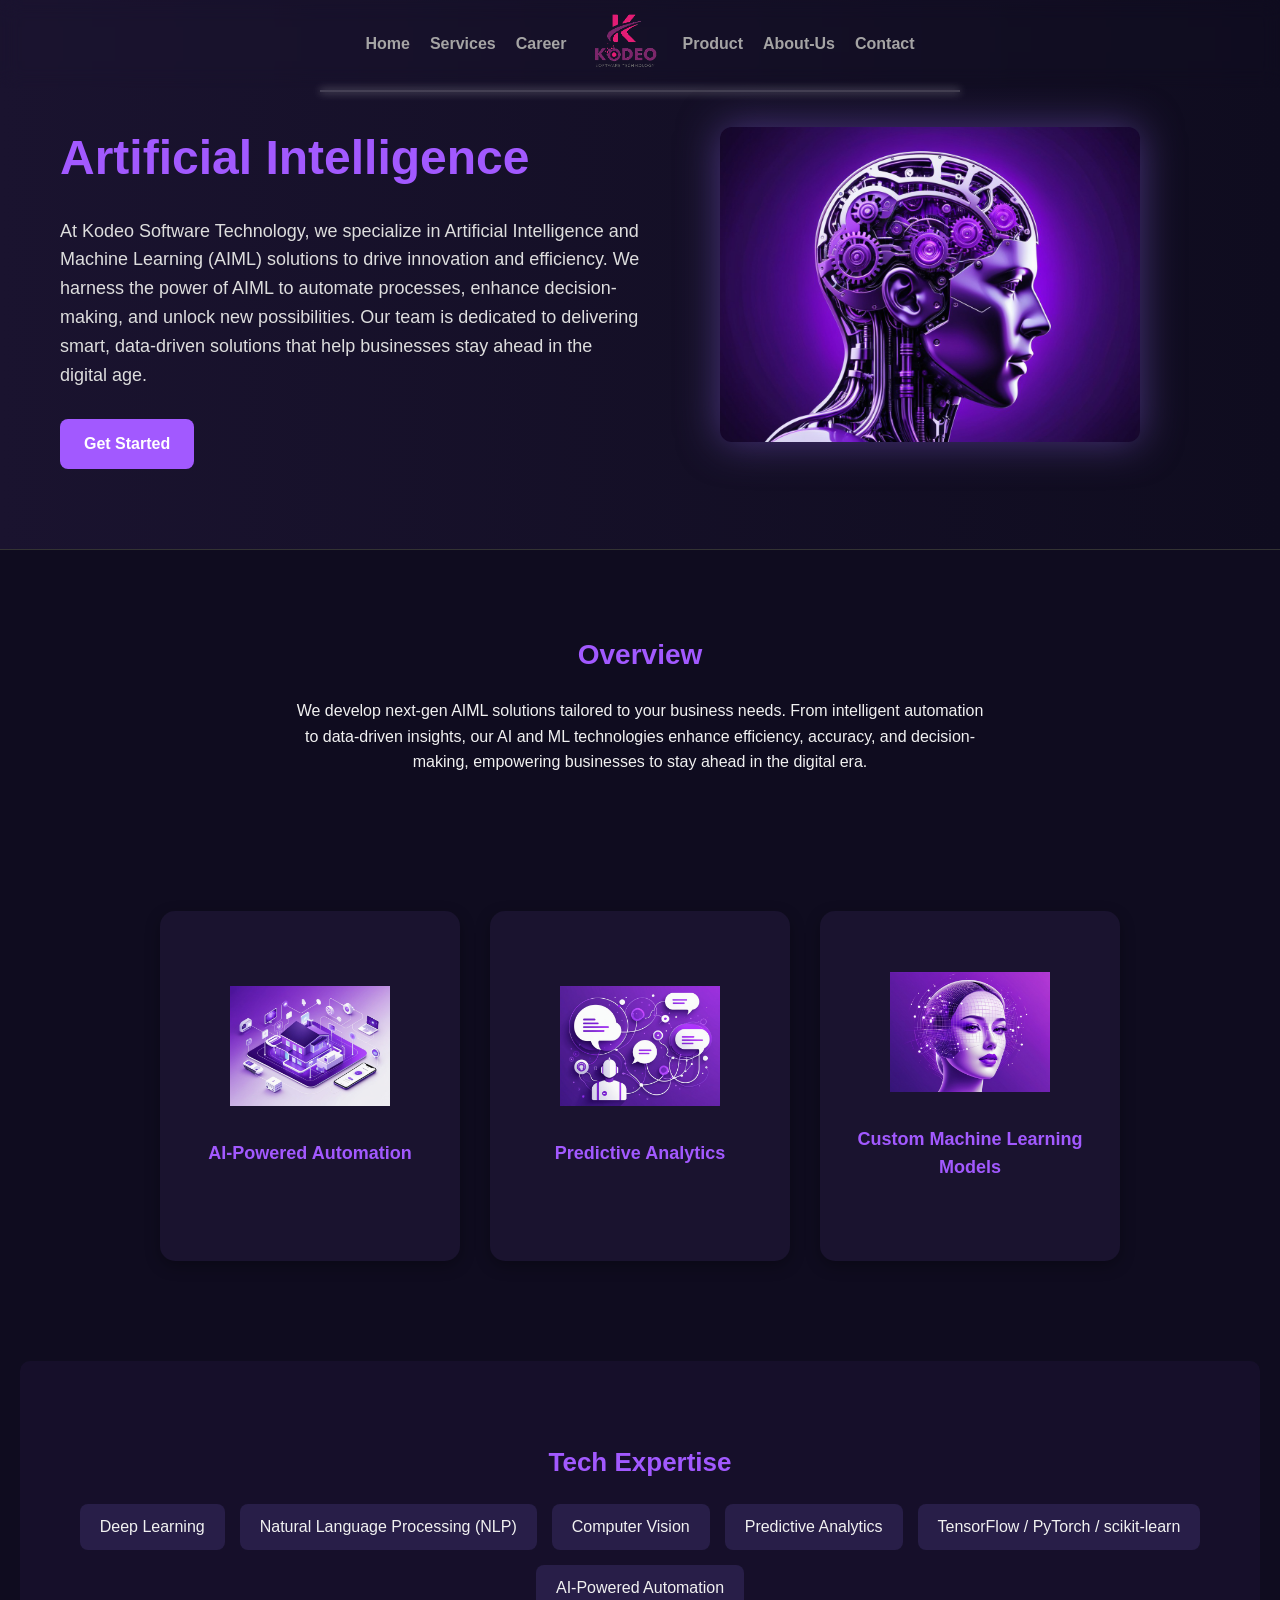
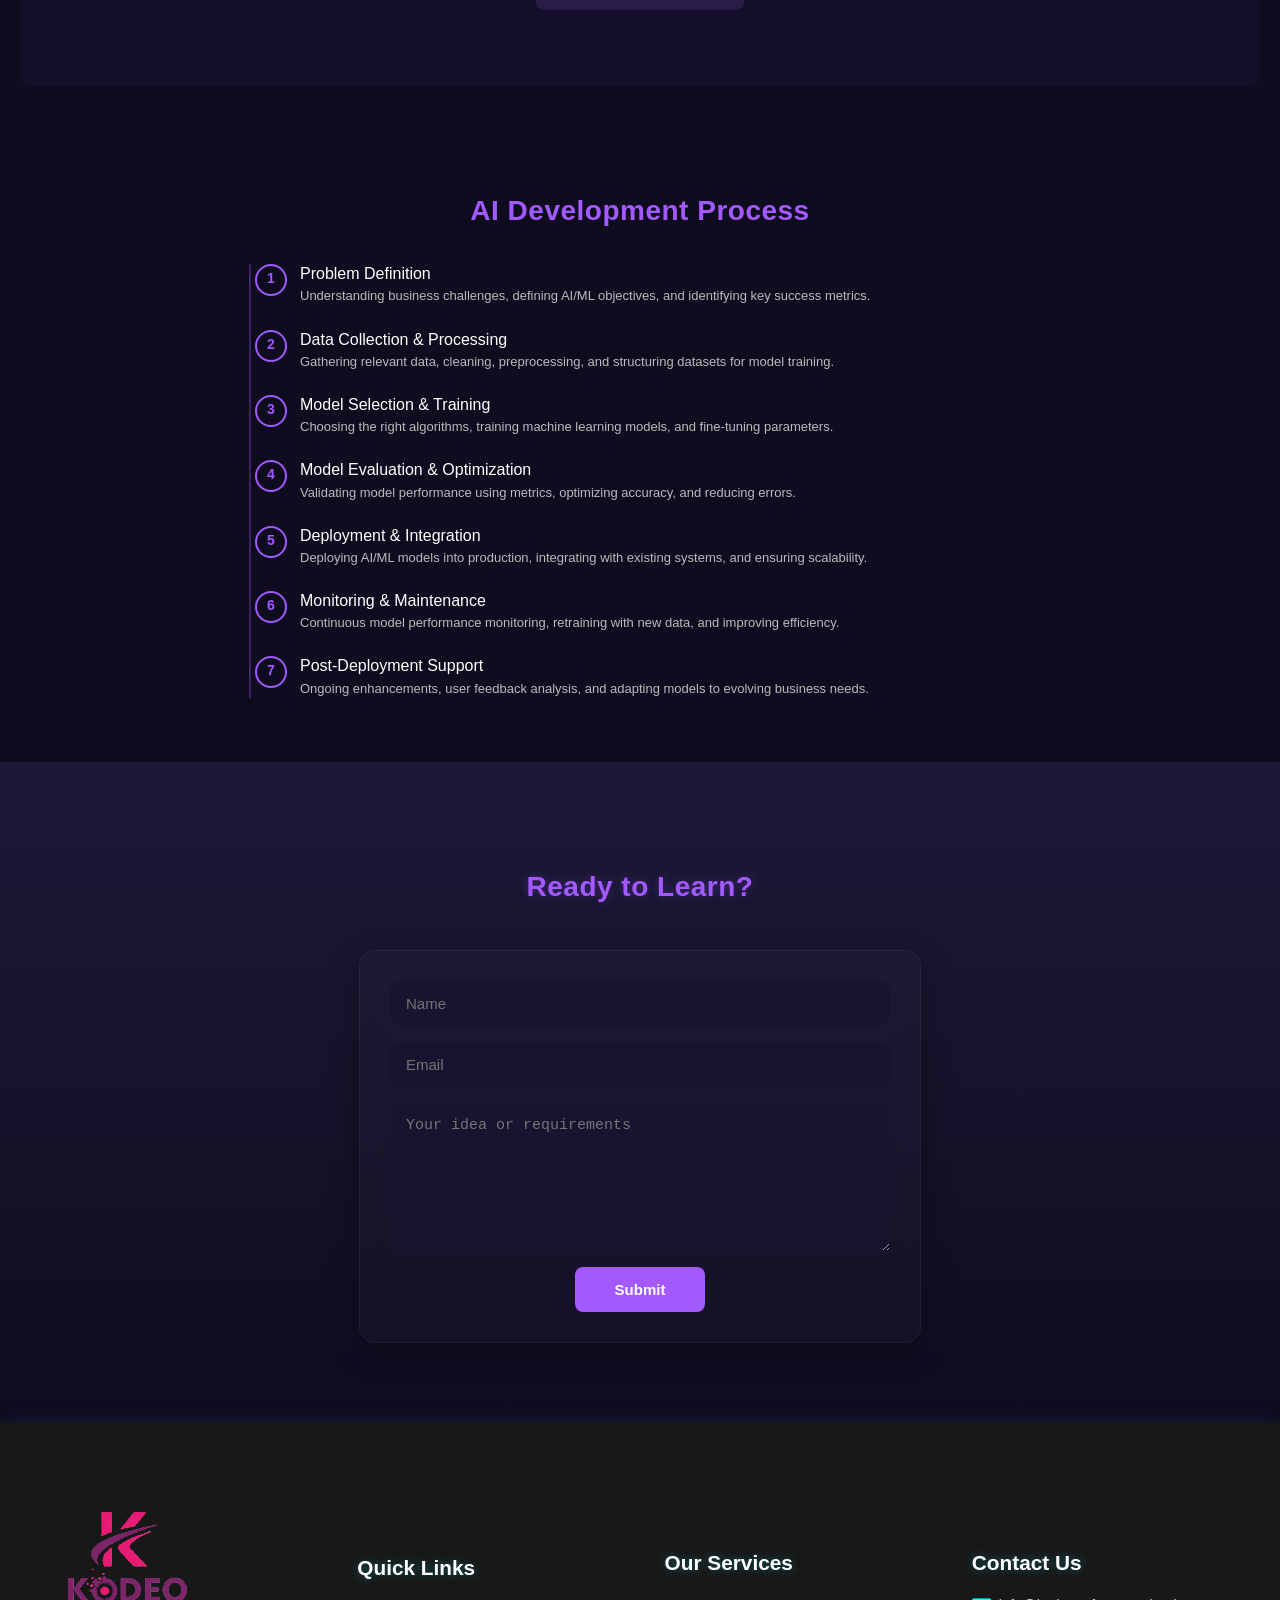
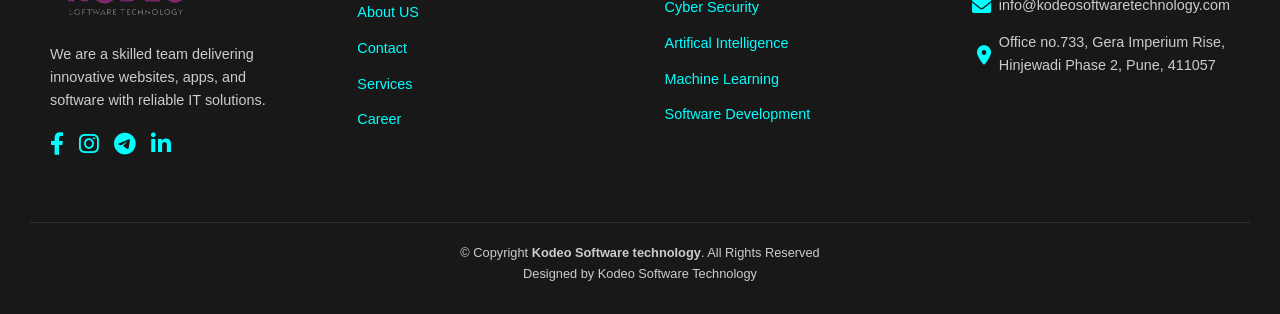
<file: aiml_service.html>
<!DOCTYPE html>
<html lang="en">
<head>
  <meta charset="UTF-8" />
  <meta name="viewport" content="width=device-width, initial-scale=1.0"/>
  <title>Kodeo | Mobile App Development</title>
  <link rel="icon" type="image/gif" href="logo.gif" />
  <link rel="stylesheet" href="aiml.css" />
  <link rel="stylesheet" href="navbar.css">
  <link rel="stylesheet" href="footer.css">
  <script src="script.js" defer></script>
</head>
<!-- Font Awesome CDN -->
<link rel="stylesheet" href="https://cdnjs.cloudflare.com/ajax/libs/font-awesome/6.0.0-beta3/css/all.min.css">


<style>
  .service-cards {
    display: flex;
    flex-wrap: wrap;
    justify-content: center;
    gap: 30px;
    padding: 60px 20px;
  }
  
  .card {
    width: 300px;
    height: 350px;
    perspective: 1000px;
  }
  
  .card-inner {
    position: relative;
    width: 100%;
    height: 100%;
    transition: transform 0.8s;
    transform-style: preserve-3d;
  }
  
  .card:hover .card-inner {
    transform: rotateY(180deg);
  }
  
  .card-front, .card-back {
    position: absolute;
    width: 100%;
    height: 100%;
    backface-visibility: hidden;
    border-radius: 15px;
    box-shadow: 0 5px 15px rgba(0,0,0,0.3);
    display: flex;
    flex-direction: column;
    align-items: center;
    justify-content: center;
    background: #1a132f;
    color: #fff;
  }
  
  .card-front img {
    width: 160px;
    margin-bottom: 15px;
  }
  
  .card-front h3 {
    color: #a259ff;
    font-size: 18px;
    text-align: center;
  }
  
  .card-back {
    transform: rotateY(180deg);
    padding: 20px;
    text-align: center;
    background: #221b3a;
  }
  
  .card-back p {
    color: #ccc;
    font-size: 14px;
    
  }

  .tech-stack {
  padding: 60px 40px;
  text-align: center;
  background: rgba(162, 89, 255, 0.05); /* faint purple background */
  border-radius: 10px;
  margin: 40px 20px;
}

.cta-section {
  padding: 80px 20px;
  background: linear-gradient(to bottom, #1c1938, #0f0c1f);
  text-align: center;
  font-family: 'Segoe UI', sans-serif;
}

.cta-section h2 {
  font-size: 28px;
  color: #a259ff;
  margin-bottom: 40px;
  letter-spacing: 0.5px;
  text-shadow: 0 0 8px rgba(162, 89, 255, 0.3);
}

.cta-form {
  max-width: 500px;
  margin: auto;
  backdrop-filter: blur(12px);
  background: rgba(255, 255, 255, 0.02);
  border: 1px solid rgba(255, 255, 255, 0.05);
  padding: 30px;
  border-radius: 16px;
  box-shadow: 0 8px 32px rgba(0, 0, 0, 0.3);
  display: flex;
  flex-direction: column;
  gap: 16px;
}

.cta-form input,
.cta-form textarea {
  padding: 14px 16px;
  border: none;
  border-radius: 10px;
  background: #1a132f;
  color: #fff;
  font-size: 15px;
  transition: background 0.3s ease;
}

.cta-form input:focus,
.cta-form textarea:focus {
  outline: none;
  background: #221b3a;
  box-shadow: 0 0 0 2px #a259ff66;
}

.cta-form textarea {
  resize: vertical;
  min-height: 120px;
}

.cta-form button {
  background: #a259ff;
  width: 130px;
  align-items: center;
  color: white;
  padding: 14px;
  border: none;
  font-weight: bold;
  font-size: 15px;
  border-radius: 8px;
  cursor: pointer;
  transition: background 0.3s ease, transform 0.2s;
}

.cta-form button:hover {
  background: #7a3dd8;
  transform: translateY(-2px);
}


  </style>

  

<body>
    <header>
        <nav class="navbar">
          <ul class="nav-left">
            <li><a href="./index.html">Home</a></li>
            <li><a href="./services.html">Services</a></li>
            <li><a href="./career.html">Career</a></li>
          </ul>
      
          <a href="index.html" class="logo">
            <img src="logo.gif" alt="Kodeo Logo" class="logo-gif" />
          </a>
      
          <ul class="nav-right">
            <li><a href="./products.html">Product</a></li>
            <li><a class="active" href="#hero">About-Us</a></li>
            <li><a href="./contact_us.html">Contact</a></li>
          </ul>
      
          <!-- Hamburger for Mobile -->
          <div class="hamburger" onclick="toggleMenu()">
            <span></span><span></span><span></span>
          </div>
        </nav>
      
        <!-- Mobile menu links -->
        <div class="mobile-menu" id="mobileMenu">
          <ul>
            <li><a href="#hero">Home</a></li>
            <li><a href="./services.html">Services</a></li>
            <li><a href="./career.html">Career</a></li>
            <li><a href="./products.html">Product</a></li>
            <li><a href="./about_us.html">About Us</a></li>
            <li><a href="./contact_us.html">Contact</a></li>
          </ul>
        </div>
      </header>

  <section class="hero animate fade-up">
    <div class="hero-content">
      <h1>Artificial Intelligence </h1>
      <p>At Kodeo Software Technology, we specialize in Artificial Intelligence and Machine Learning (AIML) solutions to drive innovation and efficiency. We harness the power of AIML to automate processes, enhance decision-making, and unlock new possibilities. Our team is dedicated to delivering smart, data-driven solutions that help businesses stay ahead in the digital age.</p>
      <a href="#get-started" class="cta-btn">Get Started</a>
    </div>
    <div class="hero-img">
      <img src="assets/img/Images/SERVICES2.jpg" alt="Mobile Dev Illustration">
    </div>
  </section>

  <section class="section">
    <div class="content-block">
      <h2>Overview</h2>
      <p>We develop next-gen AIML solutions tailored to your business needs. From intelligent automation to data-driven insights, our AI and ML technologies enhance efficiency, accuracy, and decision-making, empowering businesses to stay ahead in the digital era.</p>
    </div>
  </section>
  <!-- Android App Development Section -->
  <div class="service-cards">
  <div class="card">
    <div class="card-inner">
      <div class="card-front">
        <img src="assets/img/Images/AI1.jpg" alt="Android">
        <h3>AI-Powered Automation</h3>
      </div>
      <div class="card-back">
        <p>Streamline operations with intelligent automation, reducing manual effort and enhancing efficiency.</p>
      </div>
    </div>
  </div>


 

  <div class="card">
    <div class="card-inner">
      <div class="card-front">
        <img src="assets/img/Images/AI4.jpg" alt="Cloud Backend">
        <h3>Predictive Analytics</h3>
      </div>
      <div class="card-back">
        <p>Harness the power of AI to analyze historical data, identify trends, and make accurate predictions for informed decision-making.</p>
      </div>
    </div>
  </div>

  <div class="card">
    <div class="card-inner">
      <div class="card-front">
        <img src="assets/img/Images/AI5.jpg" alt="Cloud Backend">
        <h3>Custom Machine Learning <br>
           Models</h3>
      </div>
      <div class="card-back">
        <p>Develop tailored ML models for your business needs, ensuring optimal performance and precise outcomes.</p>
      </div>
    </div>
  </div>
  
</div>


  <section class="tech-stack">
    <h2>Tech Expertise</h2>
    <ul>
      <li>Deep Learning</li>
      <li>Natural Language Processing (NLP)</li>
      <li>Computer Vision</li>
      <li>Predictive Analytics</li>
      <li>TensorFlow / PyTorch / scikit-learn</li>
      <li>AI-Powered Automation</li>
    </ul>
  </section>

  <!-- AI/ML Development Process Section -->
  <section class="development-process animate fade-up">
    <h2>AI Development Process</h2>
    <div class="timeline">
      <div class="step">
        <div class="circle">1</div>
        <div class="info">
          <h3>Problem Definition</h3>
          <p>Understanding business challenges, defining AI/ML objectives, and identifying key success metrics.</p>
        </div>
      </div>
      <div class="step">
        <div class="circle">2</div>
        <div class="info">
          <h3>Data Collection & Processing</h3>
          <p>Gathering relevant data, cleaning, preprocessing, and structuring datasets for model training.</p>
        </div>
      </div>
      <div class="step">
        <div class="circle">3</div>
        <div class="info">
          <h3>Model Selection & Training</h3>
          <p>Choosing the right algorithms, training machine learning models, and fine-tuning parameters.</p>
        </div>
      </div>
      <div class="step">
        <div class="circle">4</div>
        <div class="info">
          <h3>Model Evaluation & Optimization</h3>
          <p>Validating model performance using metrics, optimizing accuracy, and reducing errors.</p>
        </div>
      </div>
      <div class="step">
        <div class="circle">5</div>
        <div class="info">
          <h3>Deployment & Integration</h3>
          <p>Deploying AI/ML models into production, integrating with existing systems, and ensuring scalability.</p>
        </div>
      </div>
      <div class="step">
        <div class="circle">6</div>
        <div class="info">
          <h3>Monitoring & Maintenance</h3>
          <p>Continuous model performance monitoring, retraining with new data, and improving efficiency.</p>
        </div>
      </div>
      <div class="step">
        <div class="circle">7</div>
        <div class="info">
          <h3>Post-Deployment Support</h3>
          <p>Ongoing enhancements, user feedback analysis, and adapting models to evolving business needs.</p>
        </div>
      </div>
    </div>
  </section>
  

  <!-- CTA Section -->
  <section class="cta-section" id="get-started">
    <h2>Ready to Learn?</h2>
    <form class="cta-form">
      <input type="text" placeholder="Name" required />
      <input type="email" placeholder="Email" required />
      <textarea placeholder="Your idea or requirements"></textarea>
      <button type="submit">Submit</button>
    </form>
  </section>

<!-- ======= Footer ======= -->
 

<footer>
  <div class="footer-container">
  
    <div class="footer-box">
      
      <img src="logo.gif" alt="Kodeo Software Technology Logo" class="footer-logo">
      <p>We are a skilled team delivering innovative websites, apps, and software with reliable IT solutions.</p>
      <div class="footer-social">
        <a href="https://fb.me/Kodeosoftwaretechnology" target="blank" class="facebook">
            <i class="fab fa-facebook-f"></i>
        </a>
        <a href="https://www.instagram.com/kodeosoftwaretechnology/" target="blank" class="instagram">
            <i class="fab fa-instagram"></i>
        </a>
        <a href="https://t.me/infokodeo" target="blank" class="telegram">
            <i class="fab fa-telegram-plane"></i>
        </a>
        <a href="https://www.linkedin.com/company/kodeo-software-technology/?originalSubdomain=in" target="blank" class="linkedin">
            <i class="fab fa-linkedin-in"></i>
        </a>
    </div>
    
    </div>

    <div class="footer-box">
      <h4>Quick Links</h4>
      <ul>
        <li><i class="bx bx-chevron-right"></i> <a href="./about_us.html">About US</a></li>
        <li><i class="bx bx-chevron-right"></i> <a href="./contact_us.html">Contact</a></li>
        <li><i class="bx bx-chevron-right"></i> <a href="./services.html">Services</a></li>
        <li><i class="bx bx-chevron-right"></i> <a href="./career.html">Career</a></li>
      </ul>
    </div>

    <div class="footer-box">
      <h4>Our Services</h4>
      <ul>
        <li><i class="bx bx-chevron-right"></i> <a href="./cyber_service.html">Cyber Security</a></li>
        <li><i class="bx bx-chevron-right"></i> <a href="./aiml_service.html">Artifical Intelligence</a></li>
        <li><i class="bx bx-chevron-right"></i> <a href="./MachineLearning.html">Machine Learning</a></li>
        <li><i class="bx bx-chevron-right"></i> <a href="./web_service.html">Software Development</a></li>
       
      </ul>
    </div>

    <div class="footer-box footer-contact">
      <h4>Contact Us</h4>
      <p><i class="fas fa-envelope"></i> info@kodeosoftwaretechnology.com</p>
      <p><i class="fas fa-map-marker-alt"></i> Office no.733, Gera Imperium Rise,<br>Hinjewadi Phase 2, Pune, 411057</p>
    </div>

  </div>

  <div class="footer-bottom">
    <div class="copyright">
        &copy; Copyright <strong><span>Kodeo Software technology</span></strong>. All Rights Reserved
      </div>
      <div class="credits">
        Designed by Kodeo Software Technology
      </div>
    </div>
  </div>
</footer>




  <script>
    AOS.init({ once: true });
  </script>
  <script>
    function toggleMenu() {
      const menu = document.getElementById("mobileMenu");
      menu.classList.toggle("show");
    }
  
    // Hide navbar on scroll down
    let lastScrollTop = 0;
    const header = document.querySelector("header");
  
    window.addEventListener("scroll", function () {
      let scrollTop = window.pageYOffset || document.documentElement.scrollTop;
      if (scrollTop > lastScrollTop) {
        header.classList.add("hidden");
      } else {
        header.classList.remove("hidden");
      }
      lastScrollTop = scrollTop;
    });
  </script>

  <script>
    const observer = new IntersectionObserver(entries => {
      entries.forEach(entry => {
        if (entry.isIntersecting) {
          entry.target.classList.add('visible');
          observer.unobserve(entry.target); // Animate only once
        }
      });
    }, {
      threshold: 0.15
    });
  
    document.querySelectorAll('.animate').forEach(el => observer.observe(el));
  </script>
  
</body>
</html>
</file>
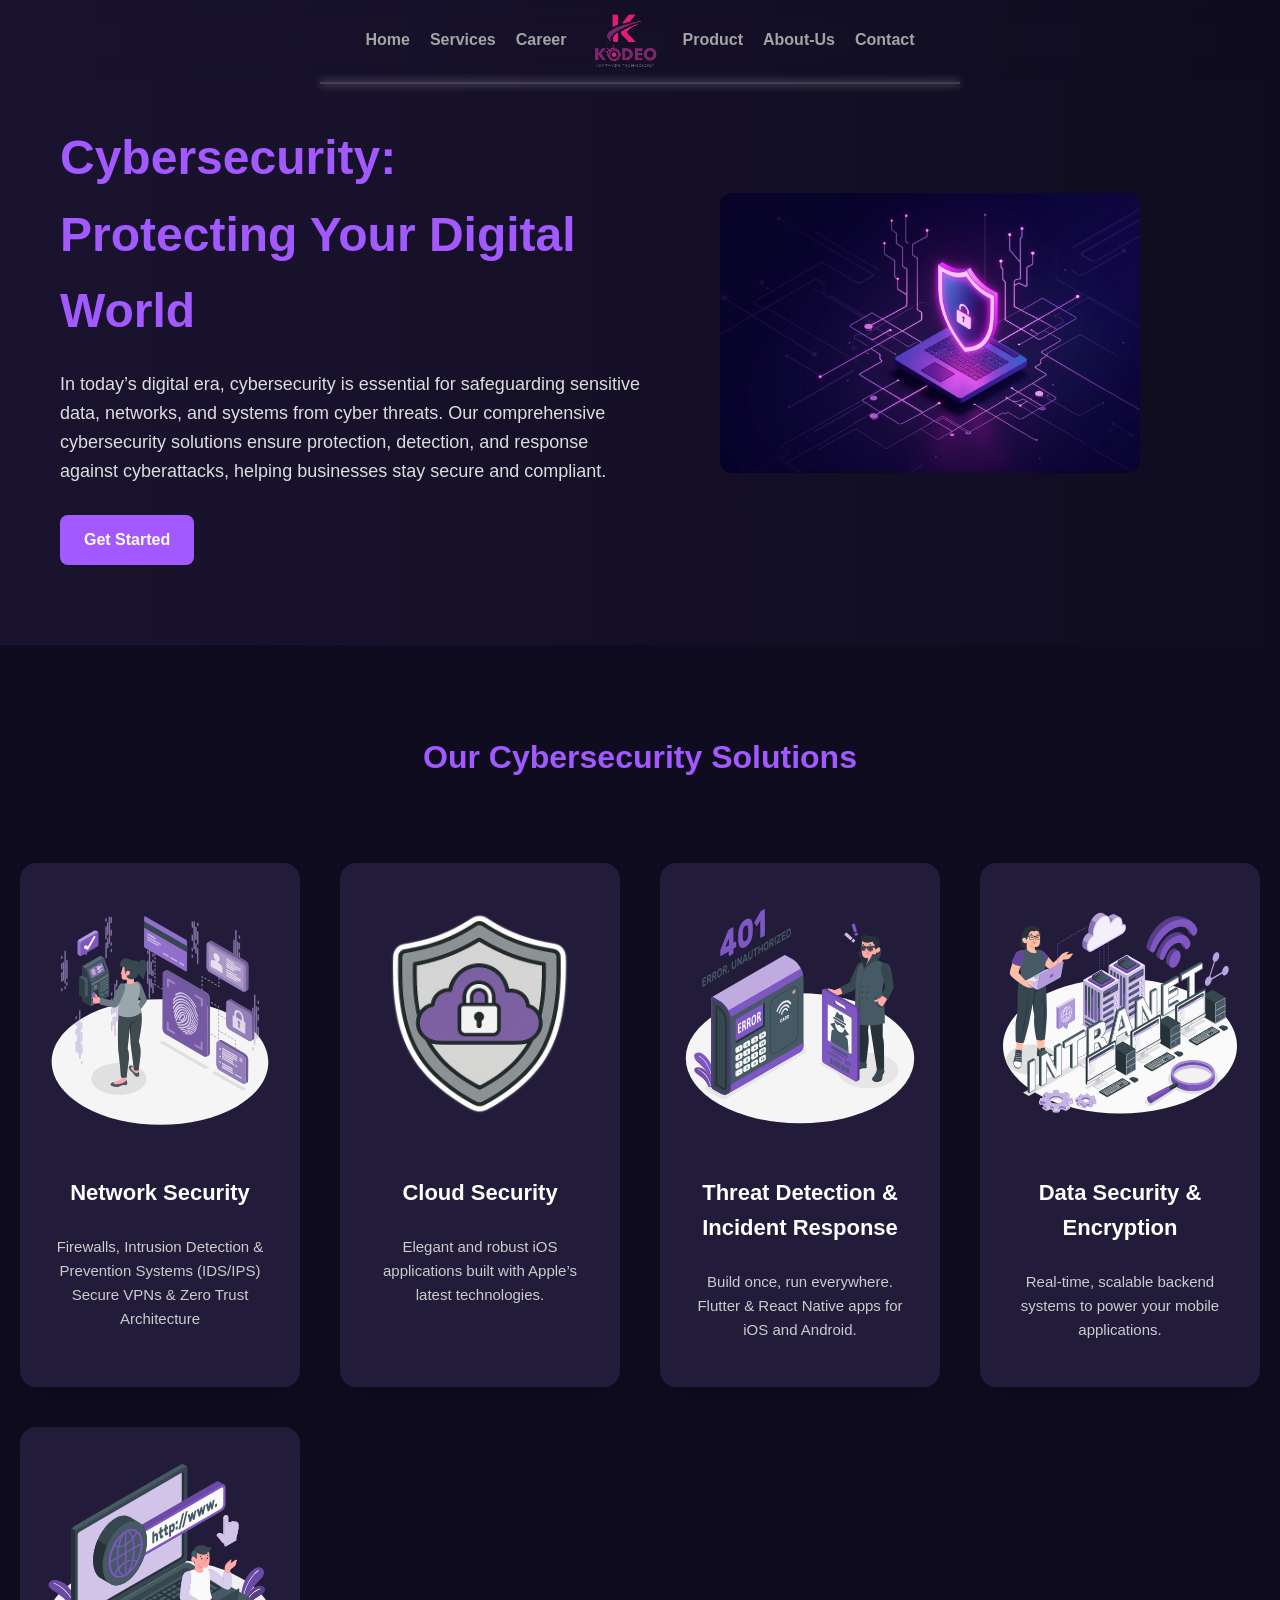
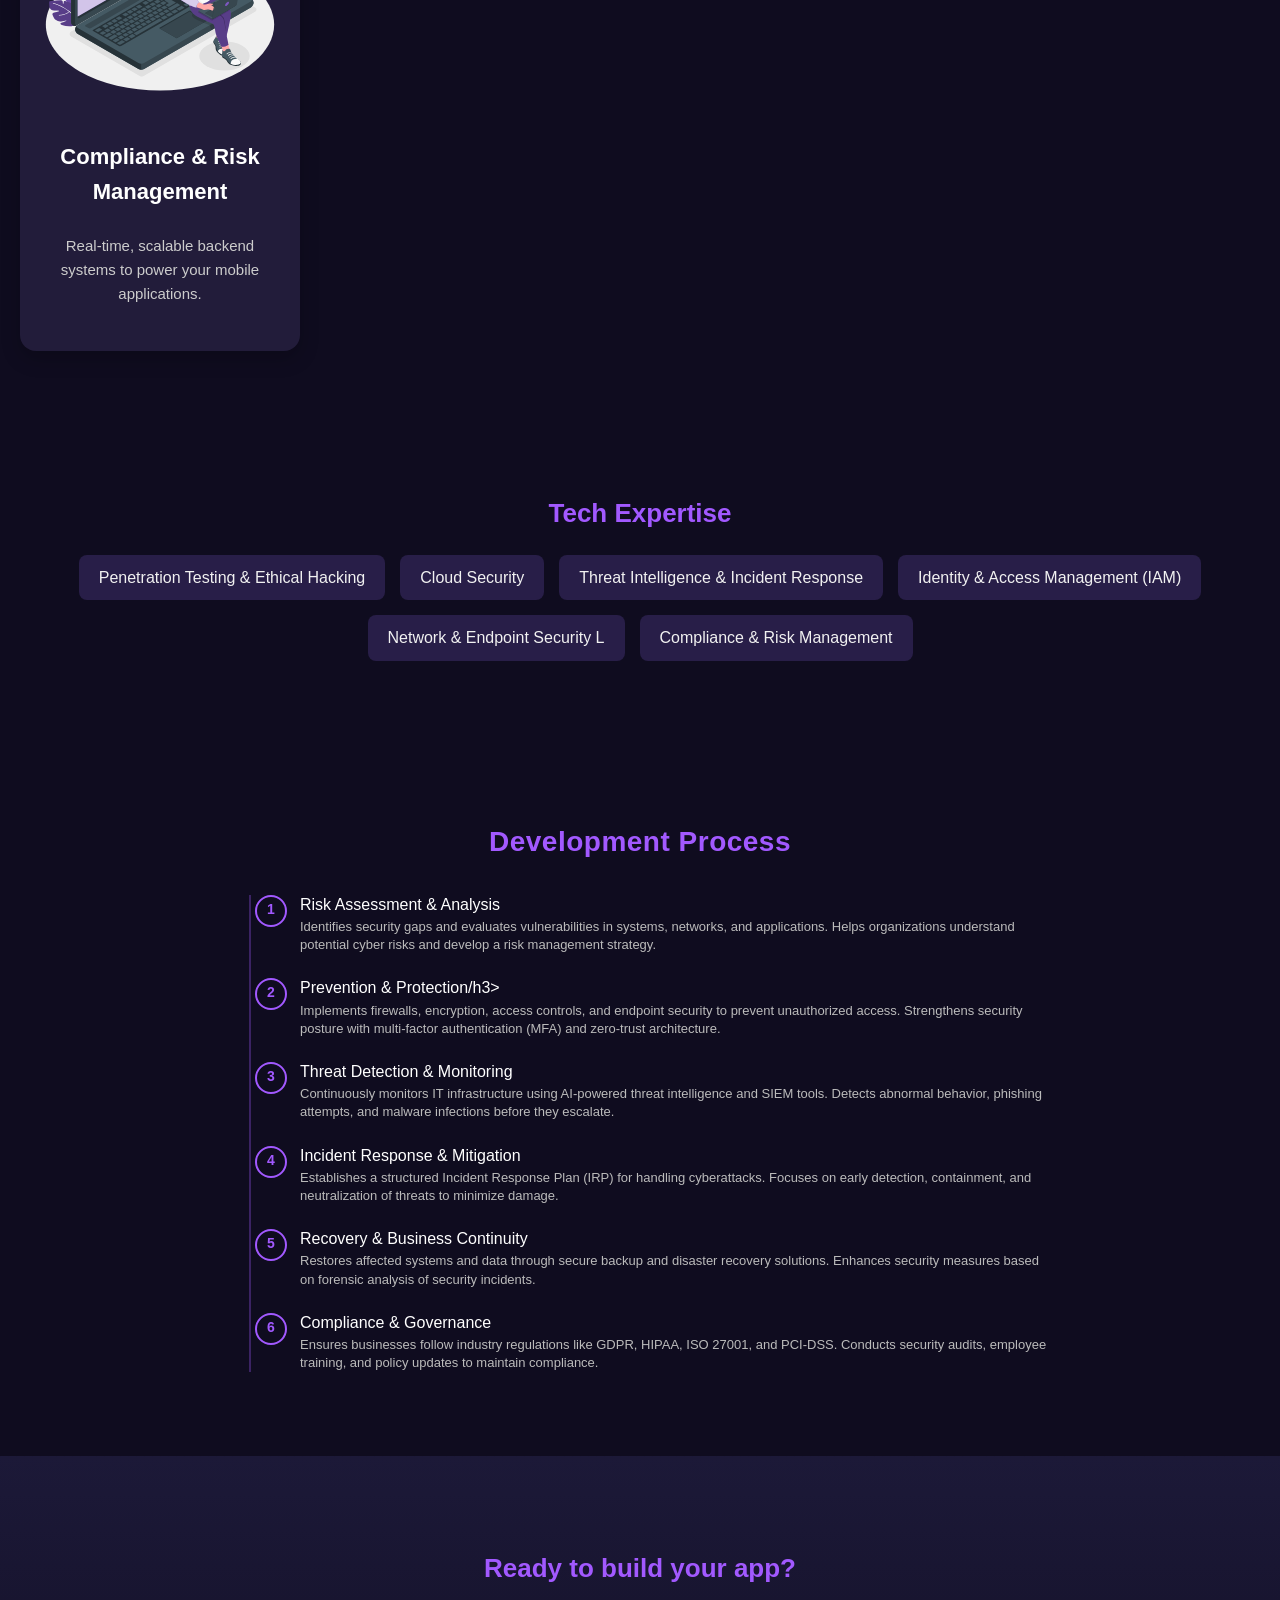
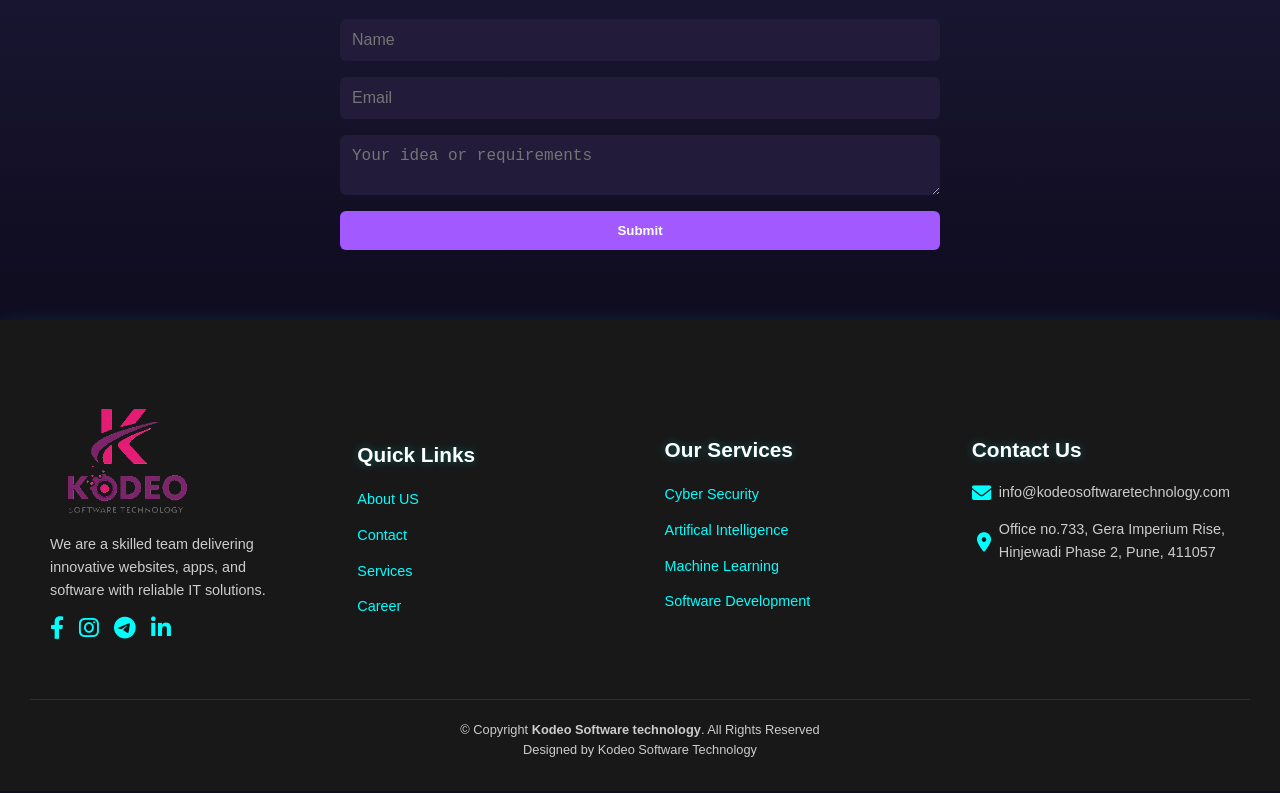
<file: cyber_service.html>
<html lang="en">
<head>
  <meta charset="UTF-8" />
  <meta name="viewport" content="width=device-width, initial-scale=1.0"/>
  <title>Kodeo | Mobile App Development</title>
  <link rel="icon" type="image/gif" href="logo.gif" />
  <link rel="stylesheet" href="services.css" />
  <link rel="stylesheet" href="navbar.css">
  <link rel="stylesheet" href="footer.css">
  <script src="script.js" defer></script>
</head>

<!-- Font Awesome CDN -->
<link rel="stylesheet" href="https://cdnjs.cloudflare.com/ajax/libs/font-awesome/6.0.0-beta3/css/all.min.css">

<body>
    <header>
        <nav class="navbar">
          <ul class="nav-left">
            <li><a href="./index.html">Home</a></li>
            <li><a href="./services.html">Services</a></li>
            <li><a href="./career.html">Career</a></li>
          </ul>
      
          <a href="index.html" class="logo">
            <img src="logo.gif" alt="Kodeo Logo" class="logo-gif" />
          </a>
      
          <ul class="nav-right">
            <li><a href="./products.html">Product</a></li>
            <li><a class="active" href="#hero">About-Us</a></li>
            <li><a href="./contact_us.html">Contact</a></li>
          </ul>
      
          <!-- Hamburger for Mobile -->
          <div class="hamburger" onclick="toggleMenu()">
            <span></span><span></span><span></span>
          </div>
        </nav>
      
        <!-- Mobile menu links -->
        <div class="mobile-menu" id="mobileMenu">
          <ul>
            <li><a href="#hero">Home</a></li>
            <li><a href="./services.html">Services</a></li>
            <li><a href="./career.html">Career</a></li>
            <li><a href="./products.html">Product</a></li>
            <li><a href="./about_us.html">About Us</a></li>
            <li><a href="./contact_us.html">Contact</a></li>
          </ul>
        </div>
      </header>

  <section class="hero animate fade-up">
    <div class="hero-content">
      <h1>Cybersecurity: Protecting Your Digital World</h1>
      <p>In today’s digital era, cybersecurity is essential for safeguarding sensitive data, networks, and systems from cyber threats. Our comprehensive cybersecurity solutions ensure protection, detection, and response against cyberattacks, helping businesses stay secure and compliant.</p>
      <a href="#get-started" class="cta-btn">Get Started</a>
    </div>
    <div class="hero-img">
      <img src="assets/img/Images/C11.jpeg" alt="CyberSecurity Illustration">
    </div>
  </section>

  <section class="modern-features">
    <h2 class="section-title">Our Cybersecurity Solutions</h2>
  
    <div class="feature-card">
      <img src="assets/img/Images/C1.svg" alt=" Network Security" />
      <h3> Network Security</h3>
      <p>Firewalls, Intrusion Detection & Prevention Systems (IDS/IPS)

        Secure VPNs & Zero Trust Architecture</p>
    </div>
  
    <div class="feature-card">
      <img src="cs1.png" alt="Cloud" />
      <h3>Cloud Security </h3>
      <p>Elegant and robust iOS applications built with Apple’s latest technologies.</p>
    </div>
  
    <div class="feature-card">
      <img src="assets/img/Images/C3.svg" alt="Threat and Incident" />
      <h3>Threat Detection & Incident Response </h3>
      <p>Build once, run everywhere. Flutter & React Native apps for iOS and Android.</p>
    </div>
  
    <div class="feature-card">
      <img src="assets/img/Images/C4.svg" alt="Encryption" />
      <h3>Data Security & Encryption </h3>
      <p>Real-time, scalable backend systems to power your mobile applications.</p>
    </div>

    <div class="feature-card">
      <img src="assets/img/Images/C5.svg" alt="Management" />
      <h3>Compliance & Risk Management  </h3>
      <p>Real-time, scalable backend systems to power your mobile applications.</p>
    </div>
  </section>
  
  
<!-- tech stack -->
  <section class="tech-stack">
    <h2>Tech Expertise</h2>
    <ul>
      <li> Penetration Testing & Ethical Hacking</li>
      <li>Cloud Security</li>
      <li>Threat Intelligence & Incident Response</li>
      <li>Identity & Access Management (IAM) </li>
      <li>Network & Endpoint Security L</li>
      <li>Compliance & Risk Management</li>
    </ul>
  </section>

  <section class="development-process animate fade-up">
    <h2>Development Process</h2>
    <div class="timeline">
      <div class="step">
        <div class="circle">1</div>
        <div class="info">
          <h3> Risk Assessment & Analysis </h3>
          <p>Identifies security gaps and evaluates vulnerabilities in systems, networks, and applications.

            Helps organizations understand potential cyber risks and develop a risk management strategy.</p>
        </div>
      </div>
  
      <div class="step">
        <div class="circle">2</div>
        <div class="info">
          <h3>Prevention & Protection/h3>
          <p>Implements firewalls, encryption, access controls, and endpoint security to prevent unauthorized access.

            Strengthens security posture with multi-factor authentication (MFA) and zero-trust architecture.</p>
        </div>
      </div>
  
      <div class="step">
        <div class="circle">3</div>
        <div class="info">
          <h3>Threat Detection & Monitoring</h3>
          <p>Continuously monitors IT infrastructure using AI-powered threat intelligence and SIEM tools.

            Detects abnormal behavior, phishing attempts, and malware infections before they escalate.</p>
        </div>
      </div>
  
      <div class="step">
        <div class="circle">4</div>
        <div class="info">
          <h3> Incident Response & Mitigation </h3>
          <p>Establishes a structured Incident Response Plan (IRP) for handling cyberattacks.

            Focuses on early detection, containment, and neutralization of threats to minimize damage.</p>
        </div>
      </div>
  
      <div class="step">
        <div class="circle">5</div>
        <div class="info">
          <h3>Recovery & Business Continuity </h3>
          <p>Restores affected systems and data through secure backup and disaster recovery solutions.

            Enhances security measures based on forensic analysis of security incidents.</p>
        </div>
      </div>
  
      <div class="step">
        <div class="circle">6</div>
        <div class="info">
          <h3>Compliance & Governance</h3>
          <p>Ensures businesses follow industry regulations like GDPR, HIPAA, ISO 27001, and PCI-DSS.

            Conducts security audits, employee training, and policy updates to maintain compliance.</p>
        </div>
      </div>
    </div>
  </section>

  <!-- CTA Section -->
  <section class="cta-section" id="get-started">
    <h2>Ready to build your app?</h2>
    <form class="cta-form">
      <input type="text" placeholder="Name" required />
      <input type="email" placeholder="Email" required />
      <textarea placeholder="Your idea or requirements"></textarea>
      <button type="submit">Submit</button>
    </form>
  </section>

  

  <footer>
    <div class="footer-container">
    
      <div class="footer-box">
        
        <img src="logo.gif" alt="Kodeo Software Technology Logo" class="footer-logo">
        <p>We are a skilled team delivering innovative websites, apps, and software with reliable IT solutions.</p>
        <div class="footer-social">
          <a href="https://fb.me/Kodeosoftwaretechnology" target="blank" class="facebook">
              <i class="fab fa-facebook-f"></i>
          </a>
          <a href="https://www.instagram.com/kodeosoftwaretechnology/" target="blank" class="instagram">
              <i class="fab fa-instagram"></i>
          </a>
          <a href="https://t.me/infokodeo" target="blank" class="telegram">
              <i class="fab fa-telegram-plane"></i>
          </a>
          <a href="https://www.linkedin.com/company/kodeo-software-technology/?originalSubdomain=in" target="blank" class="linkedin">
              <i class="fab fa-linkedin-in"></i>
          </a>
      </div>
      
      </div>
  
      <div class="footer-box">
        <h4>Quick Links</h4>
        <ul>
          <li><i class="bx bx-chevron-right"></i> <a href="./about_us.html">About US</a></li>
          <li><i class="bx bx-chevron-right"></i> <a href="./contact_us.html">Contact</a></li>
          <li><i class="bx bx-chevron-right"></i> <a href="./services.html">Services</a></li>
          <li><i class="bx bx-chevron-right"></i> <a href="./career.html">Career</a></li>
        </ul>
      </div>
  
      <div class="footer-box">
        <h4>Our Services</h4>
        <ul>
          <li><i class="bx bx-chevron-right"></i> <a href="./cyber_service.html">Cyber Security</a></li>
          <li><i class="bx bx-chevron-right"></i> <a href="./aiml_service.html">Artifical Intelligence</a></li>
          <li><i class="bx bx-chevron-right"></i> <a href="./MachineLearning.html">Machine Learning</a></li>
          <li><i class="bx bx-chevron-right"></i> <a href="./web_service.html">Software Development</a></li>
         
        </ul>
      </div>
  
      <div class="footer-box footer-contact">
        <h4>Contact Us</h4>
        <p><i class="fas fa-envelope"></i> info@kodeosoftwaretechnology.com</p>
        <p><i class="fas fa-map-marker-alt"></i> Office no.733, Gera Imperium Rise,<br>Hinjewadi Phase 2, Pune, 411057</p>
      </div>
  
    </div>
  
    <div class="footer-bottom">
      <div class="copyright">
          &copy; Copyright <strong><span>Kodeo Software technology</span></strong>. All Rights Reserved
        </div>
        <div class="credits">
          Designed by Kodeo Software Technology
        </div>
      </div>
    </div>
  </footer>
  
  
  

  <script>
    AOS.init({ once: true });
  </script>
  <script>
    function toggleMenu() {
      const menu = document.getElementById("mobileMenu");
      menu.classList.toggle("show");
    }
  
    // Hide navbar on scroll down
    let lastScrollTop = 0;
    const header = document.querySelector("header");
  
    window.addEventListener("scroll", function () {
      let scrollTop = window.pageYOffset || document.documentElement.scrollTop;
      if (scrollTop > lastScrollTop) {
        header.classList.add("hidden");
      } else {
        header.classList.remove("hidden");
      }
      lastScrollTop = scrollTop;
    });
  </script>

  <script>
    const observer = new IntersectionObserver(entries => {
      entries.forEach(entry => {
        if (entry.isIntersecting) {
          entry.target.classList.add('visible');
          observer.unobserve(entry.target); // Animate only once
        }
      });
    }, {
      threshold: 0.15
    });
  
    document.querySelectorAll('.animate').forEach(el => observer.observe(el));
  </script>

  <style>
  body {
    margin: 0;
    font-family: 'Segoe UI', sans-serif;
    background-color: #0f0c1f;
    color: #f1f1f1;
    line-height: 1.6;
  }

  .top-bar {
    display: flex;
    justify-content: space-between;
    padding: 20px 40px;
    background-color: #1a132f;
    align-items: center;
    box-shadow: 0 2px 10px rgba(0,0,0,0.4);
  }

  .top-bar .logo {
    font-size: 26px;
    font-weight: bold;
    color: #a259ff;
  }

  .top-bar nav a {
    color: #ccc;
    margin: 0 12px;
    text-decoration: none;
    font-weight: 500;
  }

  .top-bar nav a:hover {
    color: #a259ff;
  }

  .hero {
    display: flex;
    justify-content: space-between;
    align-items: center;
    padding: 80px 60px;
    background: linear-gradient(to right, #1a132f, #0f0c1f);
    flex-wrap: wrap;
  }

  .hero-content {
    flex: 1;
    min-width: 280px;
    max-width: 600px;
  }

  .hero-content h1 {
    font-size: 48px;
    color: #a259ff;
    margin-bottom: 20px;
  }

  .hero-content p {
    font-size: 18px;
    color: #ddd;
    margin-bottom: 30px;
  }

  .cta-btn {
    display: inline-block;
    background-color: #a259ff;
    color: white;
    padding: 12px 24px;
    font-weight: bold;
    border: none;
    border-radius: 8px;
    text-decoration: none;
    transition: all 0.3s ease;
  }

  .cta-btn:hover {
    background-color: #7a3dd8;
    transform: translateY(-2px);
  }

  .hero-img {
    flex: 1;
    min-width: 250px;
    text-align: center;
    margin-top: 20px;
  }

  .hero-img img {
    width: 100%;
    max-width: 420px;
    height: auto;
    border-radius: 12px;
  }

  /* Responsive Styles */
  @media (max-width: 1200px) {
    .hero {
      padding: 60px 20px;
    }

    .hero-content h1 {
      font-size: 42px;
    }

    .hero-content p {
      font-size: 16px;
    }

    .cta-btn {
      padding: 10px 20px;
      font-size: 14px;
    }

    .hero-img img {
      max-width: 320px;
    }
  }

  @media (max-width: 768px) {
    .hero {
      flex-direction: column;
      padding: 60px 20px;
      text-align: center;
    }

    .hero-content h1 {
      font-size: 36px;
    }

    .hero-content p {
      font-size: 16px;
    }

    .cta-btn {
      padding: 10px 20px;
      font-size: 14px;
    }

    .hero-img img {
      max-width: 300px;
    }
  }

  @media (max-width: 480px) {
    .top-bar {
      padding: 15px 20px;
    }

    .top-bar .logo {
      font-size: 20px;
    }

    .top-bar nav a {
      font-size: 14px;
      margin: 0 10px;
    }

    .hero-content h1 {
      font-size: 32px;
    }

    .hero-content p {
      font-size: 14px;
    }
  }

  .section {
    padding: 60px 40px;
    border-top: 1px solid #333;
  }

  .content-block {
    max-width: 700px;
    margin: auto;
    text-align: center;
  }

  .content-block h2 {
    color: #a259ff;
    margin-bottom: 20px;
    font-size: 28px;
  }
/* Section Background */
/* Centering the entire section */
.modern-features {
  max-width: 1400px;        /* Controls max width */
  margin: 0 auto;           /* Centers the section horizontally */
  padding: 60px 20px;
  text-align: center;
  display: grid;
  grid-template-columns: repeat(auto-fit, minmax(280px, 1fr));
  gap: 40px;
}


/* Section Title */
.section-title {
  grid-column: 1 / -1;
  font-size: 32px;
  color: #a259ff;
  margin-bottom: 40px;
  font-weight: 700;
}

/* Feature Card */
.feature-card {
  background: #221c3a;
  border-radius: 16px;
  padding: 30px 20px;
  transition: transform 0.3s ease, box-shadow 0.3s ease;
  display: flex;
  flex-direction: column;
  align-items: center;
  box-shadow: 0 8px 20px rgba(0, 0, 0, 0.2);
}

.feature-card:hover {
  transform: translateY(-10px);
  box-shadow: 0 15px 30px rgba(162, 89, 255, 0.3);
}

/* Feature Image */
.feature-card img {
  max-width: 100%;
  width: 300px;
  height: auto;
  border-radius: 12px;
  margin-bottom: 20px;
  transition: transform 0.3s ease;
}

.feature-card:hover img {
  transform: scale(1.05);
}

/* Headings and Text */
.feature-card h3 {
  font-size: 22px;
  color: #ffffff;
  margin-bottom: 10px;
  font-weight: 600;
}

.feature-card p {
  font-size: 15px;
  color: #ccc;
  line-height: 1.6;
  max-width: 90%;
}

  .tech-stack {
    padding: 60px 40px;
    text-align: center;
  }

  .tech-stack h2 {
    font-size: 26px;
    color: #a259ff;
    margin-bottom: 20px;
  }

  .tech-stack ul {
    list-style: none;
    display: flex;
    flex-wrap: wrap;
    justify-content: center;
    gap: 15px;
    padding: 0;
  }

  .tech-stack li {
    background: #281e48;
    padding: 10px 20px;
    border-radius: 8px;
    font-weight: 500;
  }

  .footer {
    background: #130d24;
    padding: 50px 40px;
    color: #aaa;
  }

  .footer-cols {
    display: flex;
    flex-wrap: wrap;
    gap: 30px;
    justify-content: space-between;
  }

  .footer-cols div h4, .footer-cols div h3 {
    color: #a259ff;
  }

  .footer-cols ul {
    list-style: none;
    padding: 0;
  }

  .footer-cols ul li {
    margin: 5px 0;
  }

  .footer .copyright {
    text-align: center;
    margin-top: 30px;
    font-size: 14px;
    color: #777;
  }

  /* Development Process Section */
.development-process {
  padding: 60px 20px;
  background-color: #0f0c1f;
  color: #f1f1f1;
  font-family: 'Segoe UI', sans-serif;
}

.development-process h2 {
  text-align: center;
  color: #a259ff;
  font-size: 28px;
  margin-bottom: 30px;
  letter-spacing: 0.5px;
}

.timeline {
  position: relative;
  max-width: 800px;
  margin: auto;
  padding-left: 30px;
}

.timeline::before {
  content: "";
  position: absolute;
  left: 24px;
  top: 0;
  bottom: 0;
  width: 2px;
  background: rgba(162, 89, 255, 0.3);
}

.step {
  display: flex;
  align-items: flex-start;
  margin-bottom: 24px;
  position: relative;
}

.circle {
  width: 28px;
  height: 28px;
  background-color: #0f0c1f;
  border: 2px solid #a259ff;
  color: #a259ff;
  border-radius: 50%;
  text-align: center;
  font-size: 14px;
  font-weight: 600;
  line-height: 24px;
  position: absolute;
  left: 0;
  top: 0;
}

.info {
  margin-left: 45px;
}

.info h3 {
  margin: 0;
  font-size: 16px;
  color: #fff;
  font-weight: 500;
  line-height: 1.2;
}

.info p {
  margin: 4px 0 0;
  font-size: 13px;
  color: #bbb;
  line-height: 1.4;
}

/* Responsive Styles */
@media (max-width: 600px) {
  .timeline {
    padding-left: 15px;
  }

  .circle {
    width: 24px;
    height: 24px;
    font-size: 12px;
    line-height: 20px;
  }

  .info {
    margin-left: 40px;
  }

  .info h3 {
    font-size: 15px;
  }

  .info p {
    font-size: 12.5px;
  }
}

/* CTA Section */
.cta-section {
  padding: 70px 40px;
  text-align: center;
  background: linear-gradient(to bottom, #1c1938, #0f0c1f);
}

.cta-section h2 {
  font-size: 26px;
  color: #a259ff;
  margin-bottom: 30px;
}

.cta-form {
  max-width: 600px;
  margin: auto;
  display: flex;
  flex-direction: column;
  gap: 16px;
}

.cta-form input,
.cta-form textarea {
  padding: 12px;
  border: none;
  border-radius: 6px;
  background: #221b3a;
  color: #fff;
  font-size: 16px;
}

.cta-form button {
  background-color: #a259ff;
  color: white;
  padding: 12px;
  border: none;
  font-weight: bold;
  border-radius: 6px;
  cursor: pointer;
}

.cta-form button:hover {
  background-color: #7a3dd8;
}

  </style>
</body>
</html>
</file>
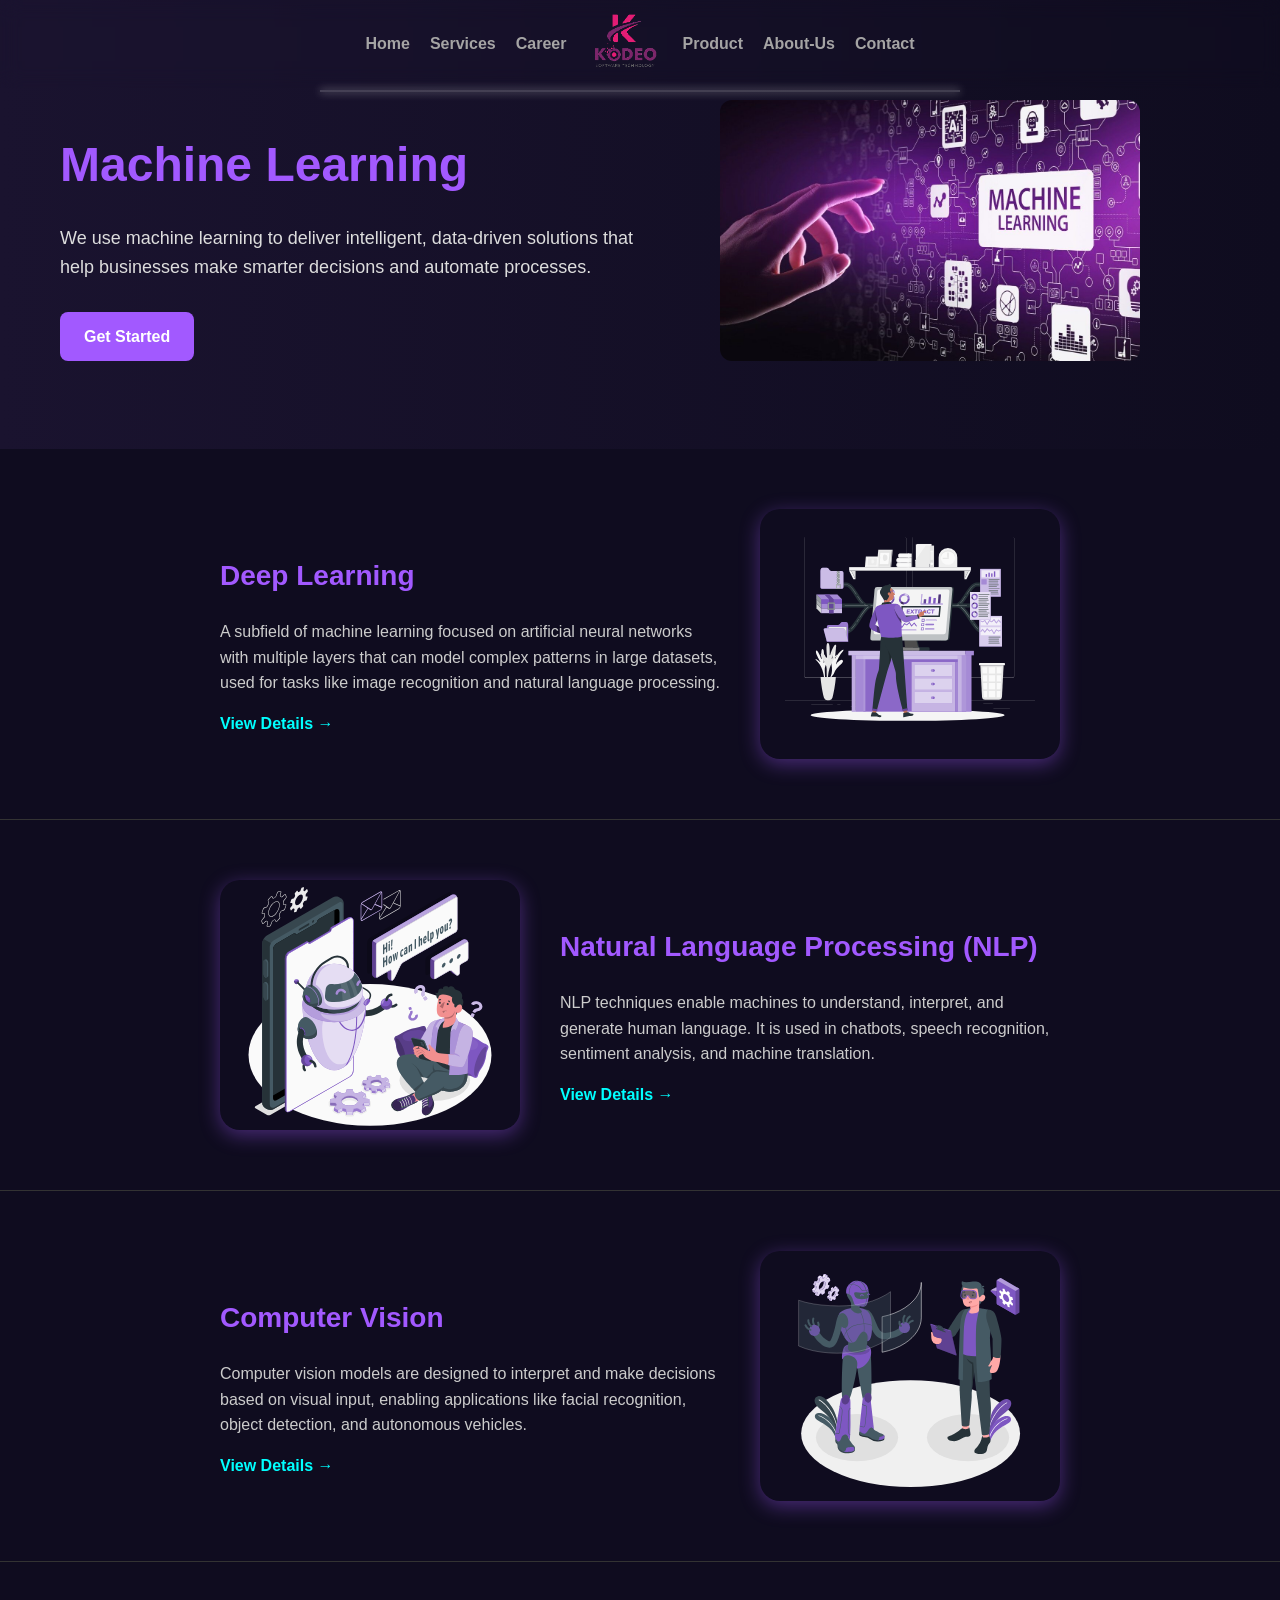
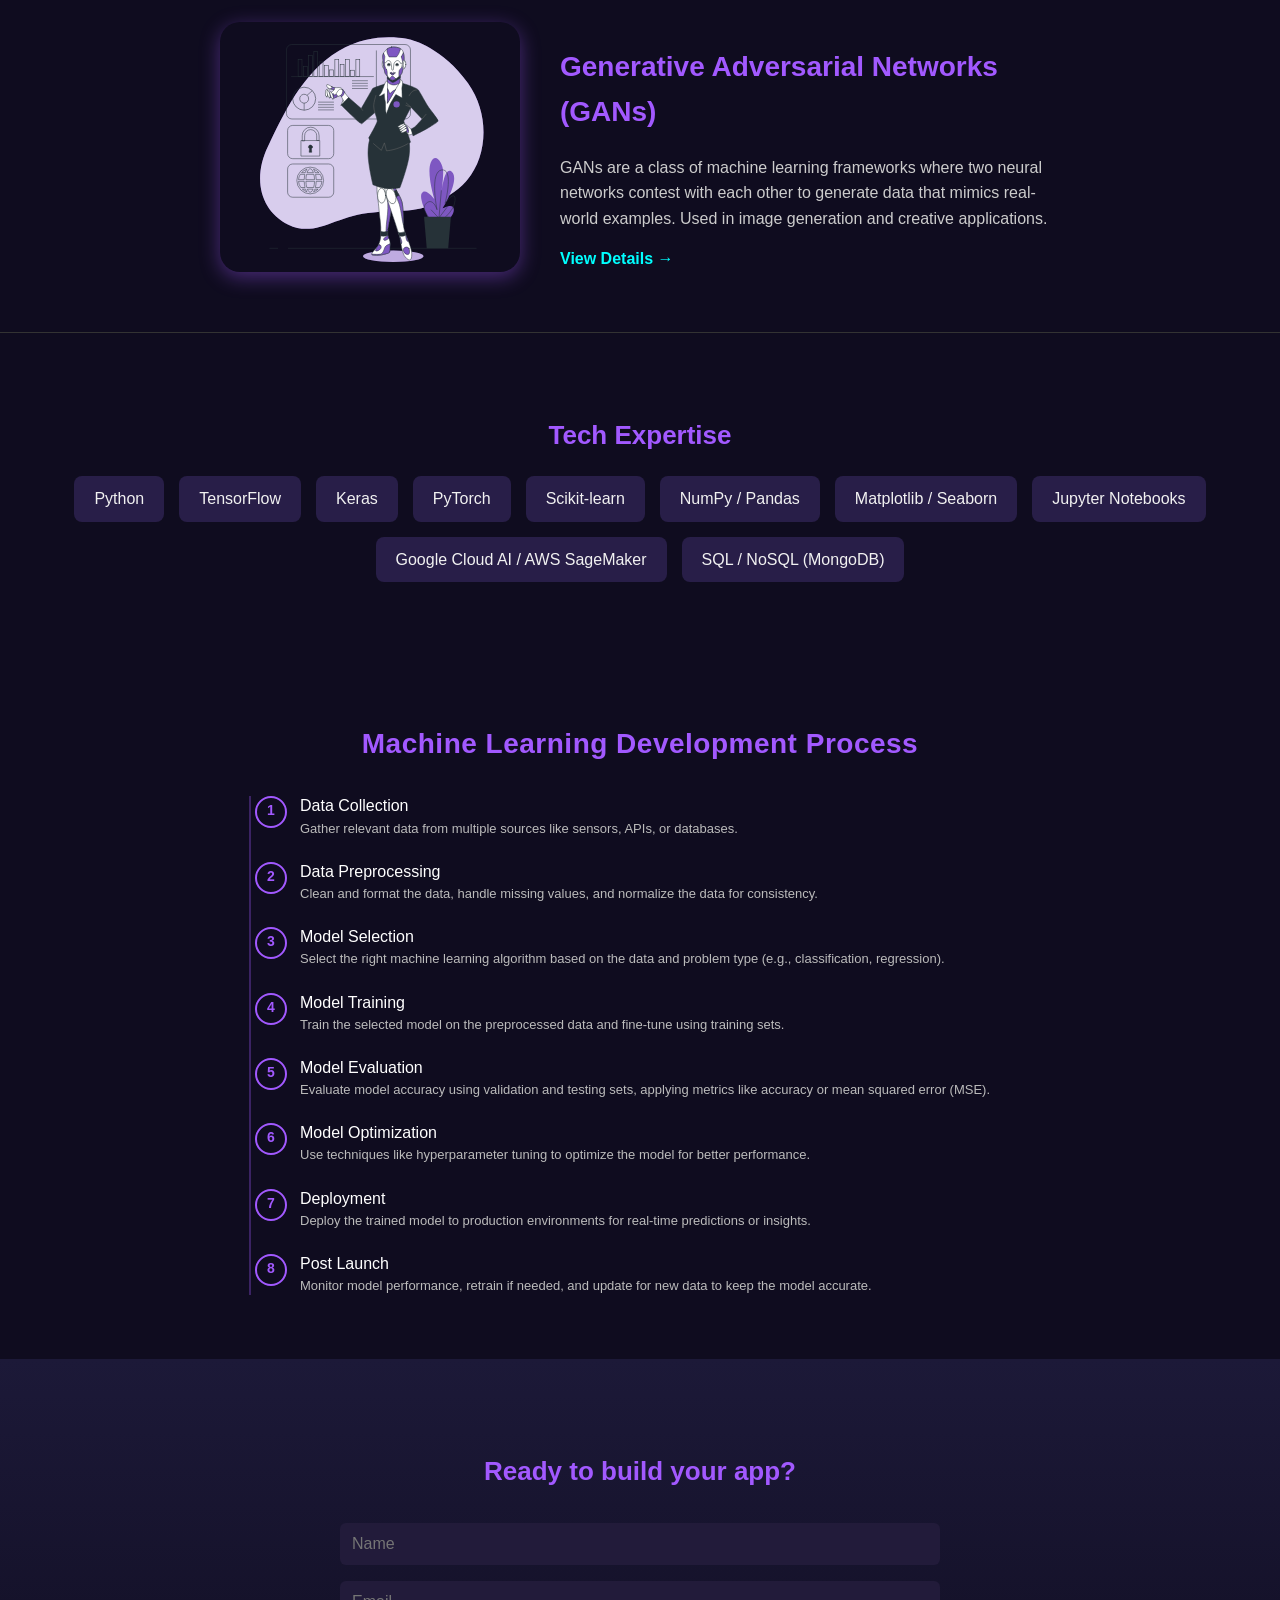
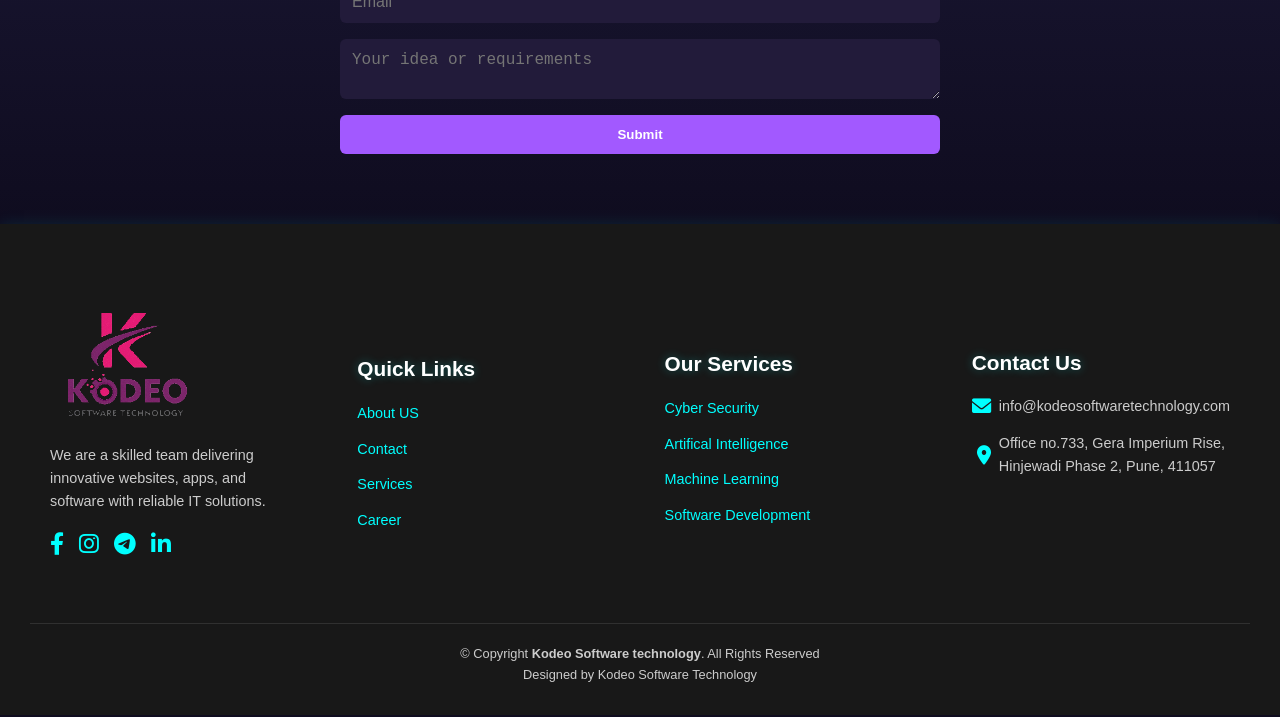
<file: MachineLearning.html>
<!DOCTYPE html>
<html lang="en">
<head>
  <meta charset="UTF-8" />
  <meta name="viewport" content="width=device-width, initial-scale=1.0"/>
  <title>Kodeo | Machine Learning</title>
  <link rel="icon" type="image/gif" href="logo.gif" />
  <link rel="stylesheet" href="MachineLearning.css" />
  <link rel="stylesheet" href="navbar.css">
  <link rel="stylesheet" href="footer.css">
  <script src="script.js" defer></script>
</head>

<!-- Font Awesome CDN -->
<link rel="stylesheet" href="https://cdnjs.cloudflare.com/ajax/libs/font-awesome/6.0.0-beta3/css/all.min.css">

<body>
    <header>
        <nav class="navbar">
          <ul class="nav-left">
            <li><a href="./index.html">Home</a></li>
            <li><a href="./services.html">Services</a></li>
            <li><a href="./career.html">Career</a></li>
          </ul>
      
          <a href="index.html" class="logo">
            <img src="logo.gif" alt="Kodeo Logo" class="logo-gif" />
          </a>
      
          <ul class="nav-right">
            <li><a href="./products.html">Product</a></li>
            <li><a class="active" href="#hero">About-Us</a></li>
            <li><a href="./contact_us.html">Contact</a></li>
          </ul>
      
          <!-- Hamburger for Mobile -->
          <div class="hamburger" onclick="toggleMenu()">
            <span></span><span></span><span></span>
          </div>
        </nav>
      
        <!-- Mobile menu links -->
        <div class="mobile-menu" id="mobileMenu">
          <ul>
            <li><a href="#hero">Home</a></li>
            <li><a href="./services.html">Services</a></li>
            <li><a href="./career.html">Career</a></li>
            <li><a href="./products.html">Product</a></li>
            <li><a href="./about_us.html">About Us</a></li>
            <li><a href="./contact_us.html">Contact</a></li>
          </ul>
        </div>
      </header>

  <section class="hero animate fade-up">
    <div class="hero-content">
      <h1>Machine Learning</h1>
      <p>We use machine learning to deliver intelligent, data-driven solutions that help businesses make smarter decisions and automate processes.</p>
      <a href="#get-started" class="cta-btn">Get Started</a>
    </div>
    <div class="hero-img">
      <img src="assets/img/Images/ML.jpg" alt="Mobile Dev Illustration">
    </div>
  </section>
  
  <section class="app-development-section">
    <div class="app-content">
      <h2>Deep Learning</h2>
      <p>A subfield of machine learning focused on artificial neural networks with multiple layers that can model complex patterns in large datasets, used for tasks like image recognition and natural language processing.</p>
      <a href="#">View Details →</a>
    </div>
    <div class="app-image">
      <img src="assets/img/Images/deeplearning.svg" alt="Deep Learning">
    </div>
  </section>
  
  <section class="app-development-section">
    <div class="app-content">
      <h2>Natural Language Processing (NLP)</h2>
      <p>NLP techniques enable machines to understand, interpret, and generate human language. It is used in chatbots, speech recognition, sentiment analysis, and machine translation.</p>
      <a href="#">View Details →</a>
    </div>
    <div class="app-image">
      <img src="assets/img/Images/nlp.svg" alt="Natural Language Processing">
    </div>
  </section>
  
  <section class="app-development-section">
    <div class="app-content">
      <h2>Computer Vision</h2>
      <p>Computer vision models are designed to interpret and make decisions based on visual input, enabling applications like facial recognition, object detection, and autonomous vehicles.</p>
      <a href="#">View Details →</a>
    </div>
    <div class="app-image">
      <img src="assets/img/Images/computer.svg" alt="Computer Vision">
    </div>
  </section>
  
  <section class="app-development-section">
    <div class="app-content">
      <h2>Generative Adversarial Networks (GANs)</h2>
      <p>GANs are a class of machine learning frameworks where two neural networks contest with each other to generate data that mimics real-world examples. Used in image generation and creative applications.</p>
      <a href="#">View Details →</a>
    </div>
    <div class="app-image">
      <img src="assets/img/Images/gen.svg" alt="Generative Adversarial Networks">
    </div>
  </section>
  

  <section class="tech-stack">
    <h2>Tech Expertise</h2>
    <ul>
      <li>Python</li>
      <li>TensorFlow</li>
      <li>Keras</li>
      <li>PyTorch</li>
      <li>Scikit-learn</li>
      <li>NumPy / Pandas</li>
      <li>Matplotlib / Seaborn</li>
      <li>Jupyter Notebooks</li>
      <li>Google Cloud AI / AWS SageMaker</li>
      <li>SQL / NoSQL (MongoDB)</li>
    </ul>
  </section>
  
  <section class="development-process animate fade-up">
    <h2>Machine Learning Development Process</h2>
    <div class="timeline">
      <div class="step">
        <div class="circle">1</div>
        <div class="info">
          <h3>Data Collection</h3>
          <p>Gather relevant data from multiple sources like sensors, APIs, or databases.</p>
        </div>
      </div>
  
      <div class="step">
        <div class="circle">2</div>
        <div class="info">
          <h3>Data Preprocessing</h3>
          <p>Clean and format the data, handle missing values, and normalize the data for consistency.</p>
        </div>
      </div>
  
      <div class="step">
        <div class="circle">3</div>
        <div class="info">
          <h3>Model Selection</h3>
          <p>Select the right machine learning algorithm based on the data and problem type (e.g., classification, regression).</p>
        </div>
      </div>
  
      <div class="step">
        <div class="circle">4</div>
        <div class="info">
          <h3>Model Training</h3>
          <p>Train the selected model on the preprocessed data and fine-tune using training sets.</p>
        </div>
      </div>
  
      <div class="step">
        <div class="circle">5</div>
        <div class="info">
          <h3>Model Evaluation</h3>
          <p>Evaluate model accuracy using validation and testing sets, applying metrics like accuracy or mean squared error (MSE).</p>
        </div>
      </div>
  
      <div class="step">
        <div class="circle">6</div>
        <div class="info">
          <h3>Model Optimization</h3>
          <p>Use techniques like hyperparameter tuning to optimize the model for better performance.</p>
        </div>
      </div>
  
      <div class="step">
        <div class="circle">7</div>
        <div class="info">
          <h3>Deployment</h3>
          <p>Deploy the trained model to production environments for real-time predictions or insights.</p>
        </div>
      </div>
  
      <div class="step">
        <div class="circle">8</div>
        <div class="info">
          <h3>Post Launch</h3>
          <p>Monitor model performance, retrain if needed, and update for new data to keep the model accurate.</p>
        </div>
      </div>
    </div>
  </section>
  
  

  <!-- CTA Section -->
  <section class="cta-section" id="get-started">
    <h2>Ready to build your app?</h2>
    <form class="cta-form">
      <input type="text" placeholder="Name" required />
      <input type="email" placeholder="Email" required />
      <textarea placeholder="Your idea or requirements"></textarea>
      <button type="submit">Submit</button>
    </form>
  </section>
  <footer>
    <div class="footer-container">
    
      <div class="footer-box">
        
        <img src="logo.gif" alt="Kodeo Software Technology Logo" class="footer-logo">
        <p>We are a skilled team delivering innovative websites, apps, and software with reliable IT solutions.</p>
        <div class="footer-social">
          <a href="https://fb.me/Kodeosoftwaretechnology" target="blank" class="facebook">
              <i class="fab fa-facebook-f"></i>
          </a>
          <a href="https://www.instagram.com/kodeosoftwaretechnology/" target="blank" class="instagram">
              <i class="fab fa-instagram"></i>
          </a>
          <a href="https://t.me/infokodeo" target="blank" class="telegram">
              <i class="fab fa-telegram-plane"></i>
          </a>
          <a href="https://www.linkedin.com/company/kodeo-software-technology/?originalSubdomain=in" target="blank" class="linkedin">
              <i class="fab fa-linkedin-in"></i>
          </a>
      </div>
      
      </div>
  
      <div class="footer-box">
        <h4>Quick Links</h4>
        <ul>
          <li><i class="bx bx-chevron-right"></i> <a href="./about_us.html">About US</a></li>
          <li><i class="bx bx-chevron-right"></i> <a href="./contact_us.html">Contact</a></li>
          <li><i class="bx bx-chevron-right"></i> <a href="./services.html">Services</a></li>
          <li><i class="bx bx-chevron-right"></i> <a href="./career.html">Career</a></li>
        </ul>
      </div>
  
      <div class="footer-box">
        <h4>Our Services</h4>
        <ul>
          <li><i class="bx bx-chevron-right"></i> <a href="./cyber_service.html">Cyber Security</a></li>
          <li><i class="bx bx-chevron-right"></i> <a href="./aiml_service.html">Artifical Intelligence</a></li>
          <li><i class="bx bx-chevron-right"></i> <a href="./MachineLearning.html">Machine Learning</a></li>
          <li><i class="bx bx-chevron-right"></i> <a href="./web_service.html">Software Development</a></li>
         
        </ul>
      </div>
  
      <div class="footer-box footer-contact">
        <h4>Contact Us</h4>
        <p><i class="fas fa-envelope"></i> info@kodeosoftwaretechnology.com</p>
        <p><i class="fas fa-map-marker-alt"></i> Office no.733, Gera Imperium Rise,<br>Hinjewadi Phase 2, Pune, 411057</p>
      </div>
  
    </div>
  
    <div class="footer-bottom">
      <div class="copyright">
          &copy; Copyright <strong><span>Kodeo Software technology</span></strong>. All Rights Reserved
        </div>
        <div class="credits">
          Designed by Kodeo Software Technology
        </div>
      </div>
    </div>
  </footer>
  
  <script>
    AOS.init({ once: true });
  </script>
  <script>
    function toggleMenu() {
      const menu = document.getElementById("mobileMenu");
      menu.classList.toggle("show");
    }
  
    // Hide navbar on scroll down
    let lastScrollTop = 0;
    const header = document.querySelector("header");
  
    window.addEventListener("scroll", function () {
      let scrollTop = window.pageYOffset || document.documentElement.scrollTop;
      if (scrollTop > lastScrollTop) {
        header.classList.add("hidden");
      } else {
        header.classList.remove("hidden");
      }
      lastScrollTop = scrollTop;
    });
  </script>
  <script>
    const observer = new IntersectionObserver(entries => {
      entries.forEach(entry => {
        if (entry.isIntersecting) {
          entry.target.classList.add('visible');
          observer.unobserve(entry.target); // Animate only once
        }
      });
    }, {
      threshold: 0.15
    });
  
    document.querySelectorAll('.animate').forEach(el => observer.observe(el));
  </script>
  
</body>
</html>
</file>
<file: aiml.css>
body {
    margin: 0;
    font-family: 'Segoe UI', sans-serif;
    background-color: #0f0c1f;
    color: #f1f1f1;
    line-height: 1.6;
  }

  
  
  .hero-img {
    flex: 1 1 40%;
    display: flex;
    justify-content: center;
    align-items: center;
  }
  
  .hero-img img {
    max-height: 600px; /* Adjust height here */
    width: auto;
    object-fit: contain;
    filter: drop-shadow(0 0 20px rgba(128, 90, 213, 0.5)); /* subtle glow effect */
    opacity: 0; /* initial hidden */
    animation: fadeZoomIn 1.2s ease-out 0.3s forwards;
    will-change: transform, opacity;
  }
  
  /* Responsive adjustments */
  @media (max-width: 768px) {
    .hero {
      flex-direction: column;
      text-align: center;
    }
  
    .hero-img img {
      max-height: 300px;
      margin-top: 2rem;
    }
  }

  /* Animation Keyframes */
@keyframes fadeZoomIn {
  0% {
    opacity: 0;
    transform: scale(0.9) translateY(30px);
  }
  100% {
    opacity: 1;
    transform: scale(1) translateY(0);
  }
}
  
  
  .top-bar {
    display: flex;
    justify-content: space-between;
    padding: 20px 40px;
    background-color: #1a132f;
    align-items: center;
    box-shadow: 0 2px 10px rgba(0,0,0,0.4);
  }
  
  .top-bar .logo {
    font-size: 26px;
    font-weight: bold;
    color: #a259ff;
  }
  
  .top-bar nav a {
    color: #ccc;
    margin: 0 12px;
    text-decoration: none;
    font-weight: 500;
  }
  
  .top-bar nav a:hover {
    color: #a259ff;
  }
  
  .hero {
    display: flex;
    justify-content: space-between;
    align-items: center;
    padding: 80px 60px;
    background: linear-gradient(to right, #1a132f, #0f0c1f);
    flex-wrap: wrap;
  }
  
  .hero-content {
    flex: 1;
    min-width: 280px;
    max-width: 600px;
  }
  
  .hero-content h1 {
    font-size: 48px;
    color: #a259ff;
    margin-bottom: 20px;
  }
  
  .hero-content p {
    font-size: 18px;
    color: #ddd;
    margin-bottom: 30px;
  }
  
  .cta-btn {
    display: inline-block;
    background-color: #a259ff;
    color: white;
    padding: 12px 24px;
    font-weight: bold;
    border: none;
    border-radius: 8px;
    text-decoration: none;
    align-self: center;
    transition: all 0.3s ease;
  }
  
  .cta-btn:hover {
    background-color: #7a3dd8;
    transform: translateY(-2px);
  }
  
  .hero-img {
    flex: 1;
    min-width: 250px;
    text-align: center;
    margin-top: 20px;
  }
  
  .hero-img img {
    width: 100%;
    max-width: 420px;
    height: auto;
    border-radius: 12px;
  }
  
  /* Responsive Styles */
  @media (max-width: 768px) {
    .hero {
      flex-direction: column;
      padding: 60px 20px;
      text-align: center;
    }
  
    .hero-content h1 {
      font-size: 36px;
    }
  
    .hero-content p {
      font-size: 16px;
    }
  
    .cta-btn {
      padding: 10px 20px;
      font-size: 14px;
    }
  
    .hero-img {
      margin-top: 30px;
    }
  
    .hero-img img {
      max-width: 300px;
    }
  }
  
  .section {
    padding: 60px 40px;
    border-top: 1px solid #333;
  }
  
  .content-block {
    max-width: 700px;
    margin: auto;
    text-align: center;
  }
  
  .content-block h2 {
    color: #a259ff;
    margin-bottom: 20px;
    font-size: 28px;
  }
  
  .features {
    display: flex;
    flex-direction: column;
    padding: 50px 40px;
    gap: 50px;
  }
  
  .feature {
    display: flex;
    align-items: center;
    gap: 40px;
  }
  
  .feature.reverse {
    flex-direction: row-reverse;
  }
  
  .feature img {
    width: 180px;
    border-radius: 12px;
    box-shadow: 0 0 25px rgba(162, 89, 255, 0.2);
    flex-shrink: 0;
  }
  
  .feature h3 {
    font-size: 22px;
    color: #a259ff;
  }
  
  .tech-stack {
    padding: 60px 40px;
    text-align: center;
  }
  
  .tech-stack h2 {
    font-size: 26px;
    color: #a259ff;
    margin-bottom: 20px;
  }
  
  .tech-stack ul {
    list-style: none;
    display: flex;
    flex-wrap: wrap;
    justify-content: center;
    gap: 15px;
    padding: 0;
  }
  
  .tech-stack li {
    background: #281e48;
    padding: 10px 20px;
    border-radius: 8px;
    font-weight: 500;
  }
  
  .testimonials {
    padding: 60px 40px;
    background: #1a132f;
    text-align: center;
  }
  
  .testimonials h2 {
    color: #a259ff;
    font-size: 24px;
    margin-bottom: 20px;
  }
  
  .testimonial {
    background: #2c2546;
    padding: 30px;
    border-left: 5px solid #a259ff;
    margin-top: 20px;
    font-style: italic;
    color: #ddd;
  }
  
  .cta-section {
    padding: 70px 40px;
    text-align: center;
    background: linear-gradient(to bottom, #1c1938, #0f0c1f);
  }
  
  .cta-section h2 {
    font-size: 26px;
    color: #a259ff;
    margin-bottom: 30px;
  }
  
  .cta-form {
    max-width: 600px;
    margin: auto;
    display: flex;
    flex-direction: column;
    gap: 16px;
  }
  
  .cta-form input,
  .cta-form textarea {
    padding: 12px;
    border: none;
    border-radius: 6px;
    background: #221b3a;
    color: #fff;
    font-size: 16px;
  }
  
  .cta-form button {
    background-color: #a259ff;
    color: white;
    padding: 12px;
    border: none;
    font-weight: bold;
    border-radius: 6px;
    cursor: pointer;
  }
  
  .footer {
    background: #130d24;
    padding: 50px 40px;
    color: #aaa;
  }
  
  .footer-cols {
    display: flex;
    flex-wrap: wrap;
    gap: 30px;
    justify-content: space-between;
  }
  
  .footer-cols div h4, .footer-cols div h3 {
    color: #a259ff;
  }
  
  .footer-cols ul {
    list-style: none;
    padding: 0;
  }
  
  .footer-cols ul li {
    margin: 5px 0;
  }
  
  .footer .copyright {
    text-align: center;
    margin-top: 30px;
    font-size: 14px;
    color: #777;
  }
  .development-process {
    padding: 40px 20px;
    background-color: #0f0c1f;
    color: #eee;
    font-family: 'Segoe UI', sans-serif;
  }
  
  .development-process h2 {
    text-align: center;
    color: #a259ff;
    font-size: 28px;
    margin-bottom: 30px;
    letter-spacing: 0.5px;
  }
  
  .timeline {
    position: relative;
    max-width: 800px;
    margin: auto;
    padding-left: 30px;
  }
  
  .timeline::before {
    content: "";
    position: absolute;
    left: 24px;
    top: 0;
    bottom: 0;
    width: 2px;
    background: rgba(162, 89, 255, 0.3);
  }
  
  .step {
    display: flex;
    align-items: flex-start;
    margin-bottom: 24px;
    position: relative;
  }
  
  .circle {
    width: 28px;
    height: 28px;
    background-color: #0f0c1f;
    border: 2px solid #a259ff;
    color: #a259ff;
    border-radius: 50%;
    text-align: center;
    font-size: 14px;
    font-weight: 600;
    line-height: 24px;
    position: absolute;
    left: 0;
    top: 0;
  }
  
  .info {
    margin-left: 45px;
  }
  
  .info h3 {
    margin: 0;
    font-size: 16px;
    color: #fff;
    font-weight: 500;
    line-height: 1.2;
  }
  
  .info p {
    margin: 4px 0 0;
    font-size: 13px;
    color: #bbb;
    line-height: 1.4;
  }
  
  /* Responsive */
  @media (max-width: 600px) {
    .timeline {
      padding-left: 15px;
    }
  
    .circle {
      width: 24px;
      height: 24px;
      font-size: 12px;
      line-height: 20px;
    }
  
    .info {
      margin-left: 40px;
    }
  
    .info h3 {
      font-size: 15px;
    }
  
    .info p {
      font-size: 12.5px;
    }
  }
  
  /* Animation keyframes */
@keyframes fadeInUp {
    from {
      opacity: 0;
      transform: translateY(40px);
    }
    to {
      opacity: 1;
      transform: translateY(0);
    }
  }
  
  @keyframes fadeInLeft {
    from {
      opacity: 0;
      transform: translateX(-40px);
    }
    to {
      opacity: 1;
      transform: translateX(0);
    }
  }
  
  @keyframes fadeInRight {
    from {
      opacity: 0;
      transform: translateX(40px);
    }
    to {
      opacity: 1;
      transform: translateX(0);
    }
  }
  
  /* Initial hidden state */
  .animate {
    opacity: 0;
    transform: translateY(30px);
    transition: all 0.6s ease-out;
  }
  
  /* When in viewport */
  .animate.visible {
    opacity: 1;
    transform: translateY(0);
  }
  
  /* Optional directional animations */
  .animate.fade-up { animation: fadeInUp 1s ease forwards; }
  .animate.fade-left { animation: fadeInLeft 1s ease forwards; }
  .animate.fade-right { animation: fadeInRight 1s ease forwards; }
  /* General Styles for App Development Sections */
.app-development-section {
    display: flex;
    align-items: center;
    justify-content: center;
    padding: 60px;
    background-color: #0f0c1f;
    color: #f1f1f1;
    font-family: 'Segoe UI', sans-serif;
    gap: 40px;
    border-bottom: 1px solid #333;
    flex-wrap: wrap; /* Added for better responsiveness */
}

.app-development-section:nth-child(even) {
    flex-direction: row-reverse;
}

.app-content {
    max-width: 500px;
    flex: 1;
}

.app-content h2 {
    font-size: 28px;
    color: #a259ff;
    margin-bottom: 20px;
    font-weight: 600;
}

.app-content p {
    font-size: 16px;
    line-height: 1.6;
    margin-bottom: 15px;
    color: #ccc;
}

.app-content a {
    color: #00ffff;
    text-decoration: none;
    font-weight: bold;
    transition: color 0.3s;
}

.app-content a:hover {
    color: #00cccc;
}

.app-image {
    max-width: 300px;
    flex: 1;
    display: flex;
    justify-content: center; /* Center image */
}

.app-image img {
    width: 100%;
    height: auto;
    max-height: 250px; /* Added max height to control image scaling on mobile */
    border-radius: 20px;
    box-shadow: 0 5px 20px rgba(162, 89, 255, 0.4);
}

/* Responsive Styles for Small Screens */
@media (max-width: 1024px) {
    .app-development-section {
        padding: 40px 20px; /* Reduced padding for tablets */
        gap: 20px; /* Reduced gap for smaller screens */
    }

    .app-content h2 {
        font-size: 24px; /* Adjusted font size for smaller screens */
    }

    .app-content p {
        font-size: 15px; /* Slightly smaller font size */
    }

    .app-image img {
        max-width: 100%;
        max-height: 250px; /* Ensure images don’t exceed this height */
    }
}

/* Fully responsive on mobile screens */
@media (max-width: 768px) {
    .app-development-section {
        flex-direction: column;
        padding: 30px 10px; /* Adjusted padding for mobile */
        text-align: center;
    }

    .app-image {
        margin: 20px 0;
        max-width: 100%; /* Ensure image takes up full width */
        justify-content: center;
    }

    .app-content h2 {
        font-size: 20px; /* Smaller title for better readability */
    }

    .app-content p {
        font-size: 14px; /* Slightly smaller paragraph text */
    }

    .app-image img {
        max-width: 90%; /* Limit image width */
        height: auto; /* Maintain aspect ratio */
        max-height: 200px; /* Limit height to prevent oversized images */
    }
}

.cta-form {
  max-width: 500px;
  margin: auto;
  backdrop-filter: blur(12px);
  background: rgba(255, 255, 255, 0.02);
  border: 1px solid rgba(255, 255, 255, 0.05);
  padding: 30px;
  border-radius: 16px;
  box-shadow: 0 8px 32px rgba(0, 0, 0, 0.3);
  display: flex;
  flex-direction: column;
  gap: 16px;
}

.cta-form button {
  background: #a259ff;
  color: white;
  padding: 14px;
  border: none;
  font-weight: bold;
  font-size: 15px;
  border-radius: 8px;
  cursor: pointer;
  transition: background 0.3s ease, transform 0.2s;
  align-self: center; /* Centers the button horizontally */
}

.cta-form button:hover {
  background: #7a3dd8;
  transform: translateY(-2px);
}
</file>
<file: navbar.css>
/* MAIN NAVBAR STYLES */
.navbar {
    display: flex;
    align-items: center;
    justify-content: center;
    padding: 10px 30px;
    position: relative;
    z-index: 1000;
    flex-wrap: wrap;
  }
  
  /* Left & Right Nav Links */
  .nav-left,
  .nav-right {
    display: flex;
    list-style: none;
    gap: 20px;
    margin: 0;
    padding: 0;
  }
  
  .nav-left li,
  .nav-right li {
    display: inline-block;
  }
  
  .nav-left a,
  .nav-right a {
    text-decoration: none;
    color: #a5a4a4;
    font-weight: bold;
    transition: 0.3s ease;
  }
  
  .nav-left a:hover,
  .nav-right a:hover {
    color: #e1bdfb;
  }
  
  /* Center Logo */
  .logo {
    margin: 0 20px;
  }
  
  .logo img {
    height: 60px;
    transition: transform 0.3s ease;
  }
  
  .logo img.logo-gif:hover {
    transform: scale(1.05);
  }
  
  /* Sticky Header */
  header {
    position: fixed;
    top: 0;
    left: 0;
    width: 100%;
    background: transparent;
    backdrop-filter: blur(10px);
    box-shadow: none;
    transition: transform 0.3s ease-in-out, background 0.3s ease-in-out;
    z-index: 1000;
  }
  
  header.hidden {
    transform: translateY(-100%);
  }
  
  /* NAVBAR GLOW LINE */
  .navbar::after {
    content: "";
    display: block;
    width: 50%;
    height: 2px;
    background: rgba(255, 255, 255, 0.2);
    box-shadow: 0 0 8px rgba(255, 255, 255, 0.6);
    backdrop-filter: blur(10px);
    position: absolute;
    bottom: -4px;
    left: 50%;
    transform: translateX(-50%);
  }
  
  /* HAMBURGER MENU */
  .hamburger {
    display: none;
    flex-direction: column;
    gap: 5px;
    cursor: pointer;
    z-index: 1001;
  }
  
  .hamburger span {
    width: 25px;
    height: 3px;
    background: white;
    border-radius: 2px;
    transition: 0.3s ease;
  }
  
  /* MOBILE MENU DROPDOWN */
  .mobile-menu {
    display: none;
    position: fixed;
    top: 65px;
    left: 0;
    width: 100%;
    background-color: rgba(0, 0, 0, 0.85);
    backdrop-filter: blur(8px);
    padding: 20px 0;
    transition: all 0.3s ease;
  }
  
  .mobile-menu ul {
    list-style: none;
    padding: 0;
    margin: 0;
    text-align: center;
  }
  
  .mobile-menu li {
    margin: 15px 0;
  }
  
  .mobile-menu a {
    color: white;
    text-decoration: none;
    font-size: 18px;
    font-weight: bold;
    transition: 0.3s;
  }
  
  .mobile-menu a:hover {
    color: #e1bdfb;
  }
  
  /* RESPONSIVE LAYOUT */
  @media (max-width: 1024px) {
    .nav-left,
    .nav-right {
      display: none;
    }
  
    .hamburger {
      display: flex;
    }
  
    .mobile-menu.show {
      display: block;
    }
  
    .navbar {
      justify-content: space-between;
    }
  
    .logo {
      margin: 0 auto;
    }
  }

  header.hidden .navbar::after {
    display: none;
  }
</file>
<file: footer.css>
footer {
    background: #181818; /* Dark background */
    color: #f4f4f4; /* Light text color */
    padding: 40px 15px 20px;
    box-shadow: 0 0 15px rgba(0, 255, 255, 0.1); /* Subtle glow */
    transition: background-color 0.3s ease-in-out;
}

/* Container */
.footer-container {
    display: flex;
    justify-content: space-between; /* Spread items across the row */
    align-items: center; /* Vertically center items */
    gap: 2rem; /* Space between sections */
    max-width: 1200px;
    margin: 0 auto;
    padding: 20px;
    text-align: left; /* Align text to the left */
}

/* Box */
.footer-box {
    width: 100%;
    max-width: 320px;
}

.footer-box h4 {
    color: #ffffff; /* White text */
    margin-bottom: 15px;
    font-size: 1.2rem;
    font-weight: bold;
    text-shadow: 0 0 10px rgba(0, 255, 255, 0.3); /* Neon glow effect */
}

.footer-box p,
.footer-contact p,
.footer-box ul li a {
    font-size: 0.9rem;
    color: #cccccc; /* Light gray text */
    line-height: 1.6;
}

/* Links */
.footer-box ul {
    list-style: none;
    padding: 0;
    margin: 0;
}

.footer-box ul li {
    margin-bottom: 10px;
}

.footer-box ul li a {
    color: #00ffff; /* Neon blue */
    text-decoration: none;
    transition: color 0.3s, text-shadow 0.3s;
}

.footer-box ul li a:hover {
    color: #ff00ff; /* Neon pink on hover */
    text-shadow: 0 0 10px rgba(255, 0, 255, 0.8); /* Neon glow effect */
}

/* Contact */
.footer-contact {
    margin-bottom: 40px; /* Add gap between Contact Us and other sections */
}
.footer-contact p {
    display: flex;
    align-items: center;
    justify-content: center;
    gap: 8px;
    margin-bottom: 10px;
    transition: color 0.3s;
}

.footer-contact p #location{
    margin-right: 25px;
}


.footer-contact i {
    color: #00ffff; /* Neon blue for icons */
    font-size: 1.2rem;
    transition: transform 0.3s, color 0.3s;
}

.footer-contact p:hover {
    color: #ffffff; /* Change text color on hover */
}

.footer-contact p:hover i {
    color: #ff00ff; /* Neon pink */
    transform: scale(1.2); /* Icon zoom effect */
}

.footer-contact p a {
    color: inherit;
    text-decoration: none;
    transition: color 0.3s;
}

.footer-contact p a:hover {
    color: #00ffff; /* Neon blue on hover */
    text-decoration: underline;
}

/* Social */
.footer-social {
    display: flex;
    justify-content: center;
    gap: 15px;
    margin-top: 10px;
}

.footer-social a {
    color: #00ffff; /* Neon blue */
    font-size: 1.4rem;
    transition: color 0.3s, transform 0.3s;
}

.footer-social a:hover {
    color: #ff00ff; /* Neon pink */
    transform: scale(1.3); /* Social icon zoom effect */
}

/* Logo */
.footer-logo {
    width: 150px;
    margin: 0 auto;
}

/* Bottom */
.footer-bottom {
    text-align: center;
    margin-top: 40px;
    padding-top: 20px;
    font-size: 0.8rem;
    border-top: 1px solid rgba(255, 255, 255, 0.1); /* Light border */
    color: #cccccc; /* Light gray */
}

.footer-bottom a {
    color: #00ffff; /* Neon blue for bottom links */
    text-decoration: none;
    font-weight: bold;
}

.footer-bottom a:hover {
    color: #ff00ff; /* Neon pink on hover */
    text-decoration: underline;
}

/* Add margin-top to the "Our Services" section */
.footer-box:nth-child(3) {
    margin-top: -10px; /* Adjust the value as needed */
}
.footer-box:nth-child(4) {
    margin-top: -20px; /* Adjust the value as needed */
}


/* Mobile (max-width: 600px) */
@media (max-width: 600px) {
    .footer-container {
        flex-direction: column; /* Stack items vertically */
        gap: rem; /* Adjust space between sections */
        padding: 20px;
        text-align: center;
    }

    .footer-box {
        max-width: 100%; /* Full width on smaller screens */
        text-align: center; /* Center text for mobile */
    }

    .footer-social {
        gap: 10px; /* Adjust social icon spacing */
    }

    .footer-contact p {
        flex-direction: column; /* Stack the contact info vertically */
        align-items: center;
        gap: 8px;
    }

  
    .footer-box h4 {
        font-size: 1.1rem; /* Slightly smaller text for mobile */
    }

    .footer-logo {
        width: 120px; /* Adjust logo size for mobile */
    }

    .footer-contact p a {
        font-size: 1rem; /* Increase font size for touch screens */
    }
}
/* Adjust for mobile responsiveness */
@media (max-width: 600px) {
    .footer-contact p {
        flex-direction: column; /* Stack contact details vertically */
        align-items: center; /* Center everything */
        justify-content: center;
        gap: 10px; /* More space between items */
        text-align: center; /* Center the text */
        margin-top: 20px; /* Push the section slightly down */
    }

    /* Adjust icon size and positioning */
    .footer-contact i {
        left: -40px; /* Move icon further left */
        font-size: 1.5rem; /* Make the icon slightly bigger */
    }

    .footer-contact p a {
        font-size: 1.1rem; /* Increase font size for better readability */
    }
}
/* Tablet (max-width: 768px) */
@media (max-width: 768px) {
    .footer-container {
        flex-direction: column; /* Stack items vertically */
        gap: 2rem; /* More space between sections */
    }

    .footer-box h4 {
        font-size: 1.2rem; /* Slightly larger text for tablets */
    }

    .footer-social {
        justify-content: center;
    }

    .footer-contact p {
        justify-content: center;
    }
}

/* Large screens (min-width: 1024px) */
@media (min-width: 1024px) {
    footer {
        padding: 60px 30px 30px;
    }

    .footer-container {
        gap: 4rem;
    }

    .footer-box h4 {
        font-size: 1.3rem; /* Larger heading text on larger screens */
    }

    .footer-social {
        justify-content: flex-start;
    }
}
</file>
<file: services.css>
/* General Styles */
html, body {
  max-width: 100%;
  overflow-x: hidden;
}

/* Services Header Section */
.services-header {
  text-align: center;
  background: transparent !important;
  /* backdrop-filter: blur(10px) !important; */
  padding: 80px 20px;
  color: white;
  width: 100%;
}

.services-header h1 {
  font-size: 38px;
  margin-bottom: 20px;
  font-weight: 700;
}

.services-header p {
  font-size: 1.1rem;
  margin-bottom: 30px;
}

.services-header .btn {
  background-color: #5c6bc0;
  color: white;
  padding: 14px 30px;
  border-radius: 25px;
  text-decoration: none;
  font-weight: 500;
  transition: background-color 0.3s ease;
}

.services-header .btn:hover {
  background-color: #3f51b5;
}

/* Responsive Adjustments */
@media (max-width: 768px) {
  .services-header {
    padding: 60px 15px;
  }
  
  .services-header h1 {
    font-size: 32px;
    margin-bottom: 18px;
  }
  
  .services-header p {
    font-size: 1rem;
    margin-bottom: 25px;
  }
  
  .services-header .btn {
    padding: 12px 25px;
    font-size: 0.95rem;
  }
}

@media (max-width: 480px) {
  .services-header {
    padding: 50px 10px;
  }
  
  .services-header h1 {
    font-size: 28px;
    margin-bottom: 16px;
  }
  
  .services-header p {
    font-size: 0.9rem;
    margin-bottom: 20px;
  }
  
  .services-header .btn {
    padding: 10px 20px;
    font-size: 0.85rem;
  }
}
/* General Styles */
body {
  font-family: 'Poppins', sans-serif;
  background: #252d44; /* Fresh and light background */
  color: #f0f0f0;
  margin: 0;
  padding: 0;
  max-width: 100%;
  overflow-x: hidden;
}

/* Services Section */
.services {
  padding: 60px 20px;
  background-color: #ffffff; /* Clean white background */
  text-align: center;
  width: 100%;
}

.services h2 {
  font-size: 36px;
  margin-bottom: 40px;
  font-weight: 600;
  color: #333;
}

.service-cards {
  display: inline-grid;
  grid-template-columns: repeat(4, 1fr); /* 4 per row */
  gap: 30px;
  box-sizing: border-box;
}

.services-container {
  display: flex;
  flex-wrap: wrap;
  justify-content: center;
  text-align: center;
  padding: 40px 20px;
  max-width: 1200px;
  margin: auto;
}

.service-card {
  width: 250px;/*ixed width for consistent layout */
  height: 200px;
  padding: 30px 20px;
  background-color: #2e344e;
  border-radius: 16px;
  text-align: center;
  box-shadow: 0 6px 15px rgba(0, 0, 0, 0.1);
  transition: transform 0.4s ease, box-shadow 0.4s ease, background-color 0.4s ease;
  cursor: pointer;
  display: flex;
  flex-direction: column;
  justify-content: center;
  align-items: center;
}

.service-card img {
  width: 70px;
  height: 70px;
  margin-bottom: 20px;
  transition: transform 0.3s ease;
}

.service-card img:hover {
  transform: scale(1.1) rotate(3deg);
}

.service-card h3 {
  font-size: 1.2rem;
  margin-bottom: 10px;
  color: #61e524;
  font-weight: 600;
}

.service-card p {
  font-size: 1rem;
  color: #eae9eb;
}

.service-card:hover {
  transform: translateY(-10px) scale(1.03);
  box-shadow: 0 18px 40px rgba(0, 0, 0, 0.15);
  background-color: #3c426d;
}

/* Media Queries */
@media (max-width: 1200px) {
  .service-cards {
    grid-template-columns: repeat(3, 1fr); /* 3 items per row on medium screens */
  }
}

@media (max-width: 768px) {
  .service-cards {
    grid-template-columns: repeat(2, 1fr); /* 2 items per row on small screens */
    padding: 0 40px;
  }
  
  .service-card img {
    width: 60px;
    height: 60px;
  }
  
  .service-card h3 {
    font-size: 1.1rem;
  }
}

@media (max-width: 480px) {
  .service-cards {
    grid-template-columns: 1fr; /* 1 item per row on mobile devices */
    padding: 0 20px;
  }
  
  .service-card {
    padding: 20px;
  }
  
  .service-card img {
    width: 50px;
    height: 50px;
  }
  
  .service-card h3 {
    font-size: 1rem;
  }
  
  .service-card p {
    font-size: 0.9rem;
  }
}

/* Technology Stack Section */
.technology-stack {
  padding: 60px 20px;
  background: #06070b;
  text-align: center;
  width: 100%;
}

.technology-stack h2 {
  font-size: 36px;
  margin-bottom: 30px;
}

.tech-icons img {
  width: 50px;
  height: 50px;
  margin: 10px;
  transition: transform 0.3s ease;
}

.tech-icons img:hover {
  transform: scale(1.1);
}

/* Responsive Adjustments */
@media (max-width: 768px) {
  .technology-stack {
    padding: 50px 15px;
  }
  
  .technology-stack h2 {
    font-size: 30px;
    margin-bottom: 25px;
  }
  
  .tech-icons img {
    width: 45px;
    height: 45px;
    margin: 8px;
  }
}

@media (max-width: 480px) {
  .technology-stack {
    padding: 40px 10px;
  }
  
  .technology-stack h2 {
    font-size: 26px;
    margin-bottom: 20px;
  }
  
  .tech-icons img {
    width: 40px;
    height: 40px;
    margin: 5px;
  }
}
/* ======= Industries We Serve Section ======= */
.industries-we-serve {
  padding: 80px 20px;
  background: #252d44;
  text-align: center;
  /* width: 100%; */
}

.industries-we-serve h2 {
  font-size: 36px;
  margin-bottom: 30px;
}

.industries-we-serve p {
  font-size: 1.1rem;
  margin-bottom: 40px;
}

.industry-icons {
  display: grid;
  grid-template-columns: repeat(auto-fit, minmax(220px, 1fr));
  gap: 30px;
  justify-items: center;
  padding: 20px;
  width: 100%;
  max-width: 1200px;
  margin: auto;
  box-sizing: border-box;
}

.industries-container {
  display: flex;
  flex-wrap: wrap;
  justify-content: center;
  gap: 30px; /* 👈 key line */
  padding: 40px 20px;
}

.industry-item {
  width: 220px; /* Fixed width for grid */
  margin: 10px; /* Adds extra spacing */
  height: 180px;
  padding: 30px 20px;
  background-color: #373e5c;
  border-radius: 16px;
  text-align: center;
  box-shadow: 0 6px 15px rgba(0, 0, 0, 0.1);
  transition: transform 0.4s ease, box-shadow 0.4s ease, background-color 0.4s ease;
  cursor: pointer;
  display: flex;
  flex-direction: column;
  justify-content: center;
  align-items: center;
  position: relative;
  overflow: hidden;
}

.industry-item img {
  width: 60px;
  height: 60px;
  margin-bottom: 10px;
  transition: transform 0.4s ease;
}

.industry-item p {
  font-size: 1rem;
  color: #fafbfc;
  font-weight: 500;
  transition: color 0.3s ease;
}

/* Hover Effects */
.industry-item:hover {
  transform: translateY(-10px) scale(1.03);
  box-shadow: 0 18px 40px rgba(0, 0, 0, 0.15);
  color: #0d0d0e;
}

.industry-item:hover h3,
.industry-item:hover p {
  color: #0d0d0e; /* Change text color on hover */
}

/* Animated icon zoom on hover */
.industry-item:hover img {
  transform: scale(1.1) rotate(5deg);
}

/* Glow and color change per item with smooth transitions */
.industry-item:nth-child(1):hover {
  background: linear-gradient(145deg, #d1f5d3, #98e89b); /* Smooth green gradient */
  box-shadow: 0 0 20px #4ade80;
  transition: background 0.3s ease, box-shadow 0.3s ease;
}

.industry-item:nth-child(2):hover {
  background: linear-gradient(145deg, #e0e7ff, #b4c9fa); /* Smooth blue gradient */
  box-shadow: 0 0 20px #60a5fa;
  transition: background 0.3s ease, box-shadow 0.3s ease;
}

.industry-item:nth-child(3):hover {
  background: linear-gradient(145deg, #fffacc, #cfc285); /* Smooth yellow gradient */
  box-shadow: 0 0 20px #fde047;
  transition: background 0.3s ease, box-shadow 0.3s ease;
}

.industry-item:nth-child(4):hover {
  background: linear-gradient(145deg, #fce7f3, #fbb8c3); /* Smooth pink gradient */
  box-shadow: 0 0 20px #f472b6;
  transition: background 0.3s ease, box-shadow 0.3s ease;
}

.industry-item:nth-child(5):hover {
  background: linear-gradient(145deg, #ccfbf1, #7ce4d5); /* Smooth teal gradient */
  box-shadow: 0 0 20px #2dd4bf;
  transition: background 0.3s ease, box-shadow 0.3s ease;
}

.industry-item:nth-child(6):hover {
  background: linear-gradient(145deg, #ffe4e1, #fbb4b3); /* Smooth coral gradient */
  box-shadow: 0 0 20px #fb7185;
  transition: background 0.3s ease, box-shadow 0.3s ease;
}

.industry-item:nth-child(7):hover {
  background: linear-gradient(145deg, #fef9c3, #f7e48c); /* Smooth yellow gradient */
  box-shadow: 0 0 20px #facc15;
  transition: background 0.3s ease, box-shadow 0.3s ease;
}

.industry-item:nth-child(8):hover {
  background: linear-gradient(145deg, #ede9fe, #d0c4f7); /* Smooth lavender gradient */
  box-shadow: 0 0 20px #8b5cf6;
  transition: background 0.3s ease, box-shadow 0.3s ease;
}

.industry-item:nth-child(9):hover {
  background: linear-gradient(145deg, #dcfce7, #a3e1c2); /* Smooth green gradient */
  box-shadow: 0 0 20px #34d399;
  transition: background 0.3s ease, box-shadow 0.3s ease;
}

.industry-item:nth-child(10):hover {
  background: linear-gradient(145deg, #e0e7ff, #b4c9fa); /* Smooth blue gradient */
  box-shadow: 0 0 20px #60a5fa;
  transition: background 0.3s ease, box-shadow 0.3s ease;
}

.industry-item:nth-child(11):hover {
  background: linear-gradient(145deg, #e0e7ff, #a5c4b6); /* Smooth green-blue gradient */
  box-shadow: 0 0 20px #34d399;
  transition: background 0.3s ease, box-shadow 0.3s ease;
}

.industry-item:nth-child(12):hover {
  background: linear-gradient(145deg, #fffacc, #f8e07a); /* Smooth yellow gradient */
  box-shadow: 0 0 20px #fde047;
  transition: background 0.3s ease, box-shadow 0.3s ease;
}

.industry-item:nth-child(13):hover {
  background: linear-gradient(145deg, #fce7f3, #fbb8c3); /* Smooth pink gradient */
  box-shadow: 0 0 20px #f472b6;
  transition: background 0.3s ease, box-shadow 0.3s ease;
}

.industry-item:nth-child(14):hover {
  background: linear-gradient(145deg, #ccfbf1, #7ce4d5); /* Smooth teal gradient */
  box-shadow: 0 0 20px #2dd4bf;
  transition: background 0.3s ease, box-shadow 0.3s ease;
}

.industry-item:nth-child(15):hover {
  background: linear-gradient(145deg, #ffe4e1, #fbb4b3); /* Smooth coral gradient */
  box-shadow: 0 0 20px #fb7185;
  transition: background 0.3s ease, box-shadow 0.3s ease;
}

.industry-item:nth-child(16):hover {
  background: linear-gradient(145deg, #fef9c3, #f7e48c); /* Smooth yellow gradient */
  box-shadow: 0 0 20px #8b5cf6;
  transition: background 0.3s ease, box-shadow 0.3s ease;
}

/* Social Icons */
.social-icons a {
  color: #fff;
  margin: 0 15px;
}

/* ======= Responsive Grid Tweaks ======= */
@media (max-width: 1200px) {
  .service-cards {
    grid-template-columns: repeat(3, 1fr);
  }
  .industry-icons {
    grid-template-columns: repeat(3, 1fr);
  }
}

@media (max-width: 992px) {
  .service-cards {
    grid-template-columns: repeat(2, 1fr);
  }
  .industry-icons {
    grid-template-columns: repeat(2, 1fr);
  }
}

@media (max-width: 768px) {
  .services-header h1 {
    font-size: 28px;
  }
  .services-header p {
    font-size: 1rem;
  }
  .service-cards {
    grid-template-columns: 1fr;
  }
  .industry-icons {
    grid-template-columns: 1fr;
  }
  .service-card,
  .industry-item {
    width: 100%;
    max-width: 320px;
    margin: auto;
  }
}

/* Additional responsive adjustments for very small devices */
@media (max-width: 480px) {
  .industries-we-serve {
    padding: 60px 10px;
  }
  .industries-we-serve h2 {
    font-size: 30px;
    margin-bottom: 20px;
  }
  .industries-we-serve p {
    font-size: 1rem;
    margin-bottom: 30px;
  }
  .industry-item {
    padding: 20px 10px;
    height: auto;
  }
  .industry-item img {
    width: 50px;
    height: 50px;
  }
  .industry-item p {
    font-size: 0.9rem;
  }
}

/* Tech stack icons responsiveness */
.tech-icons {
  display: flex;
  flex-wrap: wrap;
  justify-content: center;
  gap: 20px;
  padding: 10px;
}

.tech-icons img {
  width: 50px;
  height: 50px;
  transition: transform 0.3s ease;
}

.tech-icons img:hover {
  transform: scale(1.1);
}

/* Responsive Adjustments */
@media (max-width: 768px) {
  .tech-icons {
    gap: 15px;
    padding: 8px;
  }
  
  .tech-icons img {
    width: 45px;
    height: 45px;
  }
}

@media (max-width: 480px) {
  .tech-icons {
    gap: 10px;
    padding: 5px;
  }
  
  .tech-icons img {
    width: 40px;
    height: 40px;
  }
}
/* Navbar Styles */
.main-nav {
  display: flex;
  justify-content: space-between;
  align-items: center;
  padding: 15px 30px;
  background: transparent;
  backdrop-filter: blur(8px);
  position: fixed;
  top: 0;
  width: 100%;
  z-index: 1000;
}

.brand-logo img {
  height: 50px;
}

.nav-links {
  display: flex;
  gap: 30px;
  list-style: none;
}

.nav-links li a {
  text-decoration: none;
  color: #f0f0f0;
  font-weight: 600;
  transition: color 0.3s ease;
}

.nav-links li a:hover,
.nav-links li a.active {
  color: #b380ff;
}

/* Hamburger */
/* .hamburger {
  display: none;
  flex-direction: column;
  cursor: pointer;
  z-index: 1001;
}

.hamburger span {
  height: 3px;
  width: 25px;
  background: #fff;
  margin: 4px 0;
  border-radius: 2px;
  transition: all 0.3s ease;
}

/* Mobile Nav */
@media (max-width: 768px) {
  .nav-links {
    position: absolute;
    top: 65px;
    right: 20px;
    flex-direction: column;
    background-color: #1a1a2e;
    padding: 20px 25px;
    border-radius: 12px;
    display: none;
    box-shadow: 0 4px 12px rgba(0, 0, 0, 0.5);
  }

  .nav-links.show {
    display: flex;
  }

  .hamburger {
    display: flex;
  }
}
.mobile-menu {
  transition: transform 0.3s ease, opacity 0.3s ease;
  transform: translateY(-10px);
  opacity: 0;
}

.mobile-menu.show {
  transform: translateY(0);
  opacity: 1;
} */
/* Navbar container */
header {
  background: transparent;
  backdrop-filter: blur(10px);
  position: fixed;
  top: 0;
  width: 100%;
  z-index: 1000;
}

.navbar {
  display: flex;
  justify-content: space-between;
  align-items: center;
  padding: 15px 30px;
}

.logo-img {
  height: 40px;
}
@media (max-width: 1024px) {
  .nav-left,
  .nav-right {
    display: none;
  }

  .hamburger {
    display: flex;
    position: absolute;
    top: 18px;
    right: 25px;
    flex-direction: column;
    gap: 5px;
    cursor: pointer;
    z-index: 1001;
  }

  .hamburger span {
    width: 25px;
    height: 3px;
    background: white;
    border-radius: 2px;
    transition: 0.3s ease;
  }

  .mobile-menu.show {
    display: block;
  }

  .navbar {
    justify-content: center; /* centers the logo */
    position: relative;
  }

  .logo {
    margin: 0 auto;
  }
}
</file>
<file: MachineLearning.css>
body {
    margin: 0;
    font-family: 'Segoe UI', sans-serif;
    background-color: #0f0c1f;
    color: #f1f1f1;
    line-height: 1.6;
  }
  
  .top-bar {
    display: flex;
    justify-content: space-between;
    padding: 20px 40px;
    background-color: #1a132f;
    align-items: center;
    box-shadow: 0 2px 10px rgba(0,0,0,0.4);
  }
  
  .top-bar .logo {
    font-size: 26px;
    font-weight: bold;
    color: #a259ff;
  }
  
  .top-bar nav a {
    color: #ccc;
    margin: 0 12px;
    text-decoration: none;
    font-weight: 500;
  }
  
  .top-bar nav a:hover {
    color: #a259ff;
  }
  
  .hero {
    display: flex;
    justify-content: space-between;
    align-items: center;
    padding: 80px 60px;
    background: linear-gradient(to right, #1a132f, #0f0c1f);
    flex-wrap: wrap;
  }
  
  .hero-content {
    flex: 1;
    min-width: 280px;
    max-width: 600px;
  }
  
  .hero-content h1 {
    font-size: 48px;
    color: #a259ff;
    margin-bottom: 20px;
  }
  
  .hero-content p {
    font-size: 18px;
    color: #ddd;
    margin-bottom: 30px;
  }
  
  .cta-btn {
    display: inline-block;
    background-color: #a259ff;
    color: white;
    padding: 12px 24px;
    font-weight: bold;
    border: none;
    border-radius: 8px;
    text-decoration: none;
    transition: all 0.3s ease;
  }
  
  .cta-btn:hover {
    background-color: #7a3dd8;
    transform: translateY(-2px);
  }
  
  .hero-img {
    flex: 1;
    min-width: 200px;
    text-align: center;
    margin-top: 20px;
  }
  
  .hero-img img {
    width: 100%;
    max-width: 420px;
    height: auto;
    border-radius: 12px;
  }
  
  /* Responsive Styles */
  @media (max-width: 768px) {
    .hero {
      flex-direction: column;
      padding: 60px 20px;
      text-align: center;
    }
  
    .hero-content h1 {
      font-size: 36px;
    }
  
    .hero-content p {
      font-size: 16px;
    }
  
    .cta-btn {
      padding: 10px 20px;
      font-size: 14px;
    }
  
    .hero-img {
      margin-top: 30px;
    }
  
    .hero-img img {
      max-width: 300px;
    }
  }
  
  .section {
    padding: 60px 40px;
    border-top: 1px solid #333;
  }
  
  .content-block {
    max-width: 700px;
    margin: auto;
    text-align: center;
  }
  
  .content-block h2 {
    color: #a259ff;
    margin-bottom: 20px;
    font-size: 28px;
  }
  
  .features {
    display: flex;
    flex-direction: column;
    padding: 50px 40px;
    gap: 50px;
  }
  
  .feature {
    display: flex;
    align-items: center;
    gap: 40px;
  }
  
  .feature.reverse {
    flex-direction: row-reverse;
  }
  
  .feature img {
    width: 180px;
    border-radius: 12px;
    box-shadow: 0 0 25px rgba(162, 89, 255, 0.2);
    flex-shrink: 0;
  }
  
  .feature h3 {
    font-size: 22px;
    color: #a259ff;
  }
  
  .tech-stack {
    padding: 60px 40px;
    text-align: center;
  }
  
  .tech-stack h2 {
    font-size: 26px;
    color: #a259ff;
    margin-bottom: 20px;
  }
  
  .tech-stack ul {
    list-style: none;
    display: flex;
    flex-wrap: wrap;
    justify-content: center;
    gap: 15px;
    padding: 0;
  }
  
  .tech-stack li {
    background: #281e48;
    padding: 10px 20px;
    border-radius: 8px;
    font-weight: 500;
  }
  
  .testimonials {
    padding: 60px 40px;
    background: #1a132f;
    text-align: center;
  }
  
  .testimonials h2 {
    color: #a259ff;
    font-size: 24px;
    margin-bottom: 20px;
  }
  
  .testimonial {
    background: #2c2546;
    padding: 30px;
    border-left: 5px solid #a259ff;
    margin-top: 20px;
    font-style: italic;
    color: #ddd;
  }
  
  .cta-section {
    padding: 70px 40px;
    text-align: center;
    background: linear-gradient(to bottom, #1c1938, #0f0c1f);
  }
  
  .cta-section h2 {
    font-size: 26px;
    color: #a259ff;
    margin-bottom: 30px;
  }
  
  .cta-form {
    max-width: 600px;
    margin: auto;
    display: flex;
    flex-direction: column;
    gap: 16px;
  }
  
  .cta-form input,
  .cta-form textarea {
    padding: 12px;
    border: none;
    border-radius: 6px;
    background: #221b3a;
    color: #fff;
    font-size: 16px;
  }
  
  .cta-form button {
    background-color: #a259ff;
    color: white;
    padding: 12px;
    border: none;
    font-weight: bold;
    border-radius: 6px;
    cursor: pointer;
  }
  
  .footer {
    background: #130d24;
    padding: 50px 40px;
    color: #aaa;
  }
  
  .footer-cols {
    display: flex;
    flex-wrap: wrap;
    gap: 30px;
    justify-content: space-between;
  }
  
  .footer-cols div h4, .footer-cols div h3 {
    color: #a259ff;
  }
  
  .footer-cols ul {
    list-style: none;
    padding: 0;
  }
  
  .footer-cols ul li {
    margin: 5px 0;
  }
  
  .footer .copyright {
    text-align: center;
    margin-top: 30px;
    font-size: 14px;
    color: #777;
  }
  .development-process {
    padding: 40px 20px;
    background-color: #0f0c1f;
    color: #eee;
    font-family: 'Segoe UI', sans-serif;
  }
  
  .development-process h2 {
    text-align: center;
    color: #a259ff;
    font-size: 28px;
    margin-bottom: 30px;
    letter-spacing: 0.5px;
  }
  
  .timeline {
    position: relative;
    max-width: 800px;
    margin: auto;
    padding-left: 30px;
  }
  
  .timeline::before {
    content: "";
    position: absolute;
    left: 24px;
    top: 0;
    bottom: 0;
    width: 2px;
    background: rgba(162, 89, 255, 0.3);
  }
  
  .step {
    display: flex;
    align-items: flex-start;
    margin-bottom: 24px;
    position: relative;
  }
  
  .circle {
    width: 28px;
    height: 28px;
    background-color: #0f0c1f;
    border: 2px solid #a259ff;
    color: #a259ff;
    border-radius: 50%;
    text-align: center;
    font-size: 14px;
    font-weight: 600;
    line-height: 24px;
    position: absolute;
    left: 0;
    top: 0;
  }
  
  .info {
    margin-left: 45px;
  }
  
  .info h3 {
    margin: 0;
    font-size: 16px;
    color: #fff;
    font-weight: 500;
    line-height: 1.2;
  }
  
  .info p {
    margin: 4px 0 0;
    font-size: 13px;
    color: #bbb;
    line-height: 1.4;
  }
  
  /* Responsive */
  @media (max-width: 600px) {
    .timeline {
      padding-left: 15px;
    }
  
    .circle {
      width: 24px;
      height: 24px;
      font-size: 12px;
      line-height: 20px;
    }
  
    .info {
      margin-left: 40px;
    }
  
    .info h3 {
      font-size: 15px;
    }
  
    .info p {
      font-size: 12.5px;
    }
  }
  
  /* Animation keyframes */
@keyframes fadeInUp {
    from {
      opacity: 0;
      transform: translateY(40px);
    }
    to {
      opacity: 1;
      transform: translateY(0);
    }
  }
  
  @keyframes fadeInLeft {
    from {
      opacity: 0;
      transform: translateX(-40px);
    }
    to {
      opacity: 1;
      transform: translateX(0);
    }
  }
  
  @keyframes fadeInRight {
    from {
      opacity: 0;
      transform: translateX(40px);
    }
    to {
      opacity: 1;
      transform: translateX(0);
    }
  }
  
  /* Initial hidden state */
  .animate {
    opacity: 0;
    transform: translateY(30px);
    transition: all 0.6s ease-out;
  }
  
  /* When in viewport */
  .animate.visible {
    opacity: 1;
    transform: translateY(0);
  }
  
  /* Optional directional animations */
  .animate.fade-up { animation: fadeInUp 1s ease forwards; }
  .animate.fade-left { animation: fadeInLeft 1s ease forwards; }
  .animate.fade-right { animation: fadeInRight 1s ease forwards; }
  
  
  /* General Styles for App Development Sections */
.app-development-section {
    display: flex;
    align-items: center;
    justify-content: center;
    padding: 60px;
    background-color: #0f0c1f;
    color: #f1f1f1;
    font-family: 'Segoe UI', sans-serif;
    gap: 40px;
    border-bottom: 1px solid #333;
    flex-wrap: wrap; /* Added for better responsiveness */
}

.app-development-section:nth-child(even) {
    flex-direction: row-reverse;
}

.app-content {
    max-width: 500px;
    flex: 1;
}

.app-content h2 {
    font-size: 28px;
    color: #a259ff;
    margin-bottom: 20px;
    font-weight: 600;
}

.app-content p {
    font-size: 16px;
    line-height: 1.6;
    margin-bottom: 15px;
    color: #ccc;
}

.app-content a {
    color: #00ffff;
    text-decoration: none;
    font-weight: bold;
    transition: color 0.3s;
}

.app-content a:hover {
    color: #00cccc;
}

.app-image {
    max-width: 300px;
    flex: 1;
    display: flex;
    justify-content: center; /* Center image */
}

.app-image img {
    width: 100%;
    height: auto;
    max-height: 250px; /* Added max height to control image scaling on mobile */
    border-radius: 20px;
    box-shadow: 0 5px 20px rgba(162, 89, 255, 0.4);
}

/* Responsive Styles for Small Screens */
@media (max-width: 1024px) {
    .app-development-section {
        padding: 40px 20px; /* Reduced padding for tablets */
        gap: 20px; /* Reduced gap for smaller screens */
    }

    .app-content h2 {
        font-size: 24px; /* Adjusted font size for smaller screens */
    }

    .app-content p {
        font-size: 15px; /* Slightly smaller font size */
    }

    .app-image img {
        max-width: 100%;
        max-height: 250px; /* Ensure images don’t exceed this height */
    }
}

/* Fully responsive on mobile screens */
@media (max-width: 768px) {
    .app-development-section {
        flex-direction: column;
        padding: 30px 10px; /* Adjusted padding for mobile */
        text-align: center;
    }

    .app-image {
        margin: 20px 0;
        max-width: 100%; /* Ensure image takes up full width */
        justify-content: center;
    }

    .app-content h2 {
        font-size: 20px; /* Smaller title for better readability */
    }

    .app-content p {
        font-size: 14px; /* Slightly smaller paragraph text */
    }

    .app-image img {
        max-width: 90%; /* Limit image width */
        height: auto; /* Maintain aspect ratio */
        max-height: 200px; /* Limit height to prevent oversized images */
    }
}
</file>
